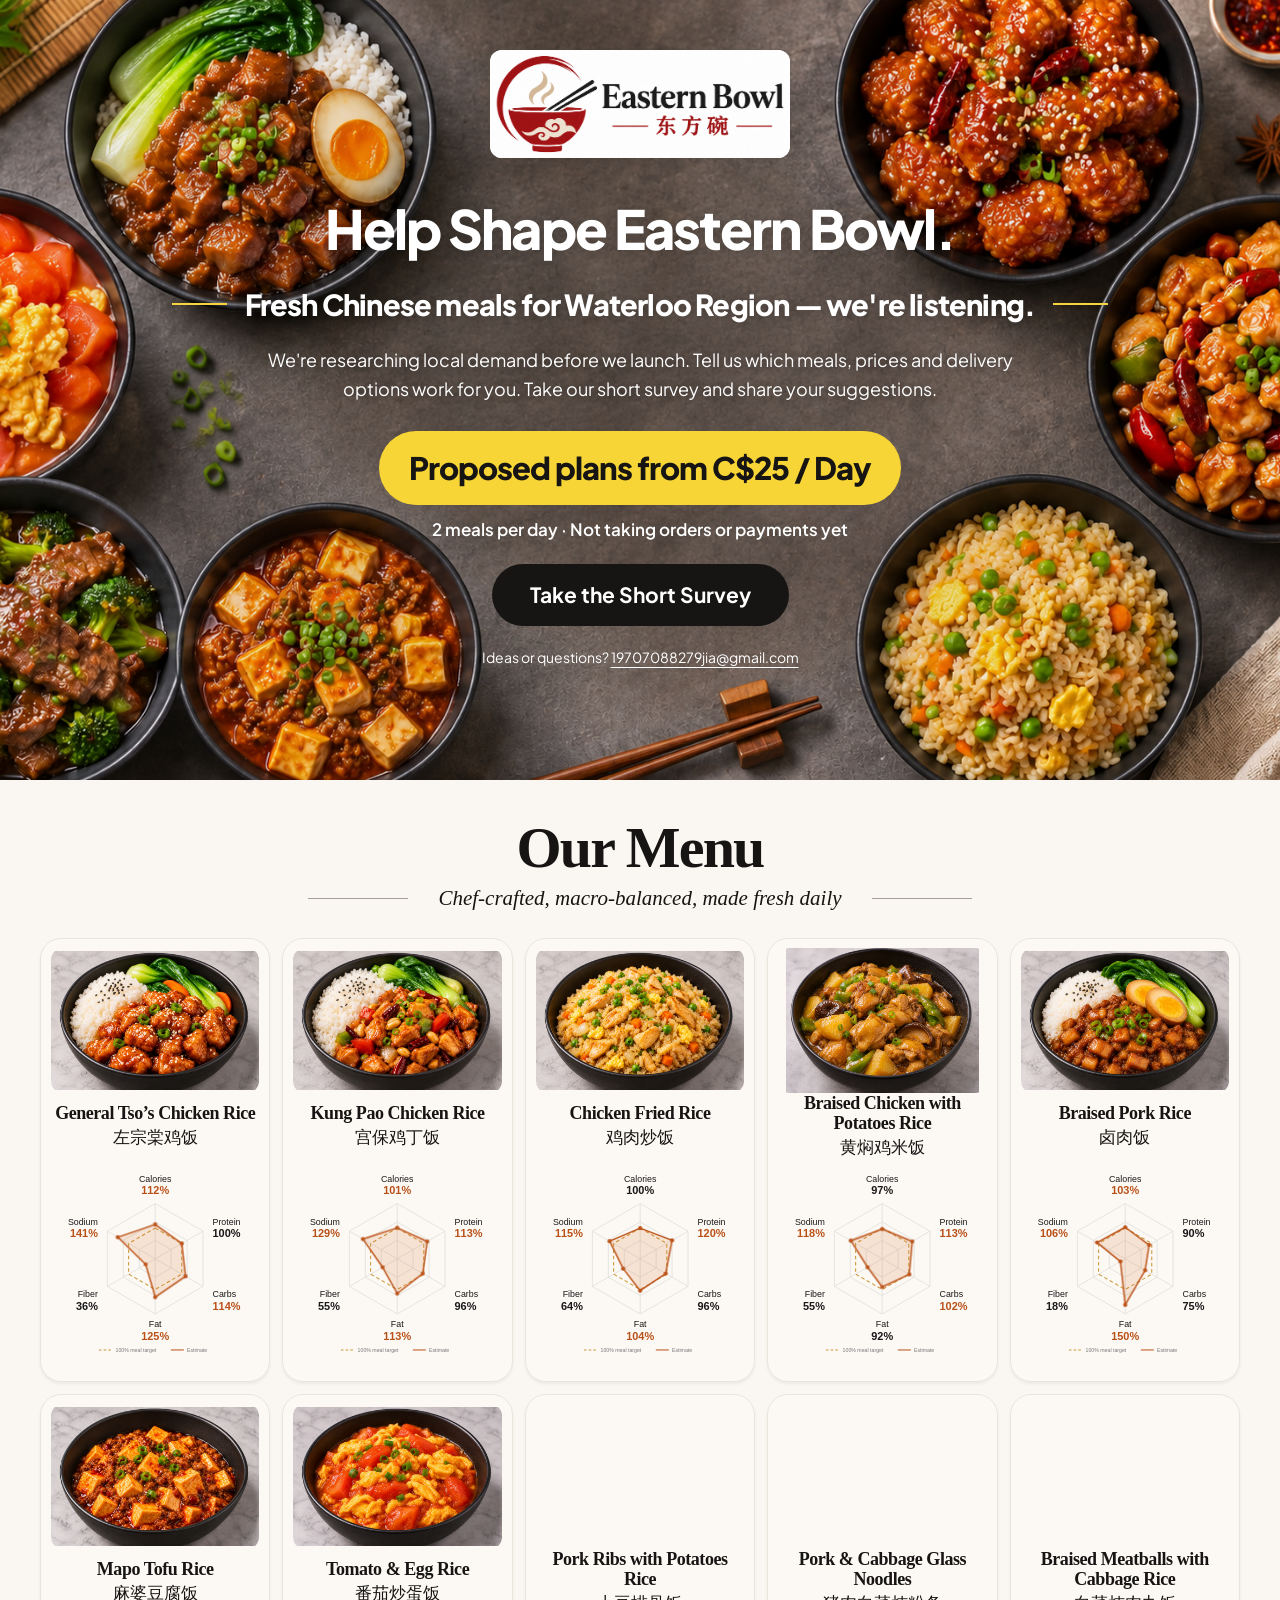
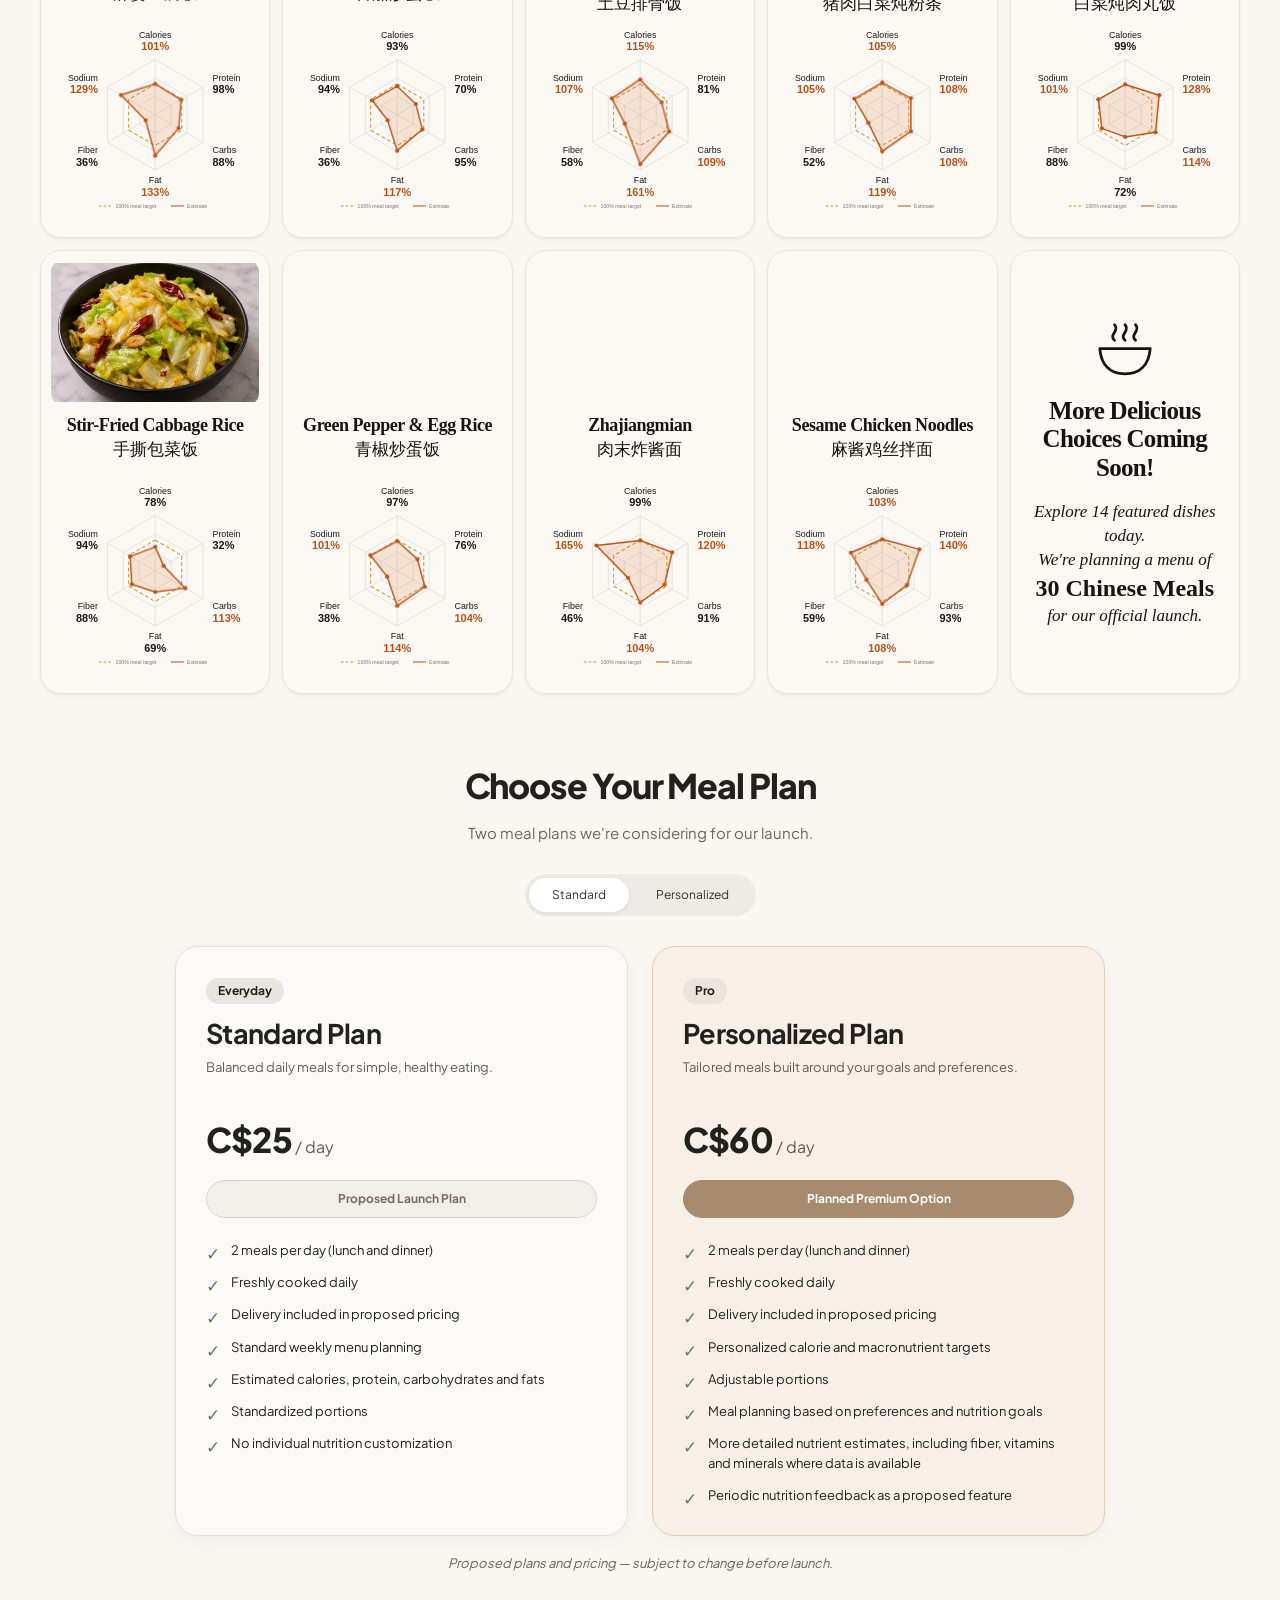
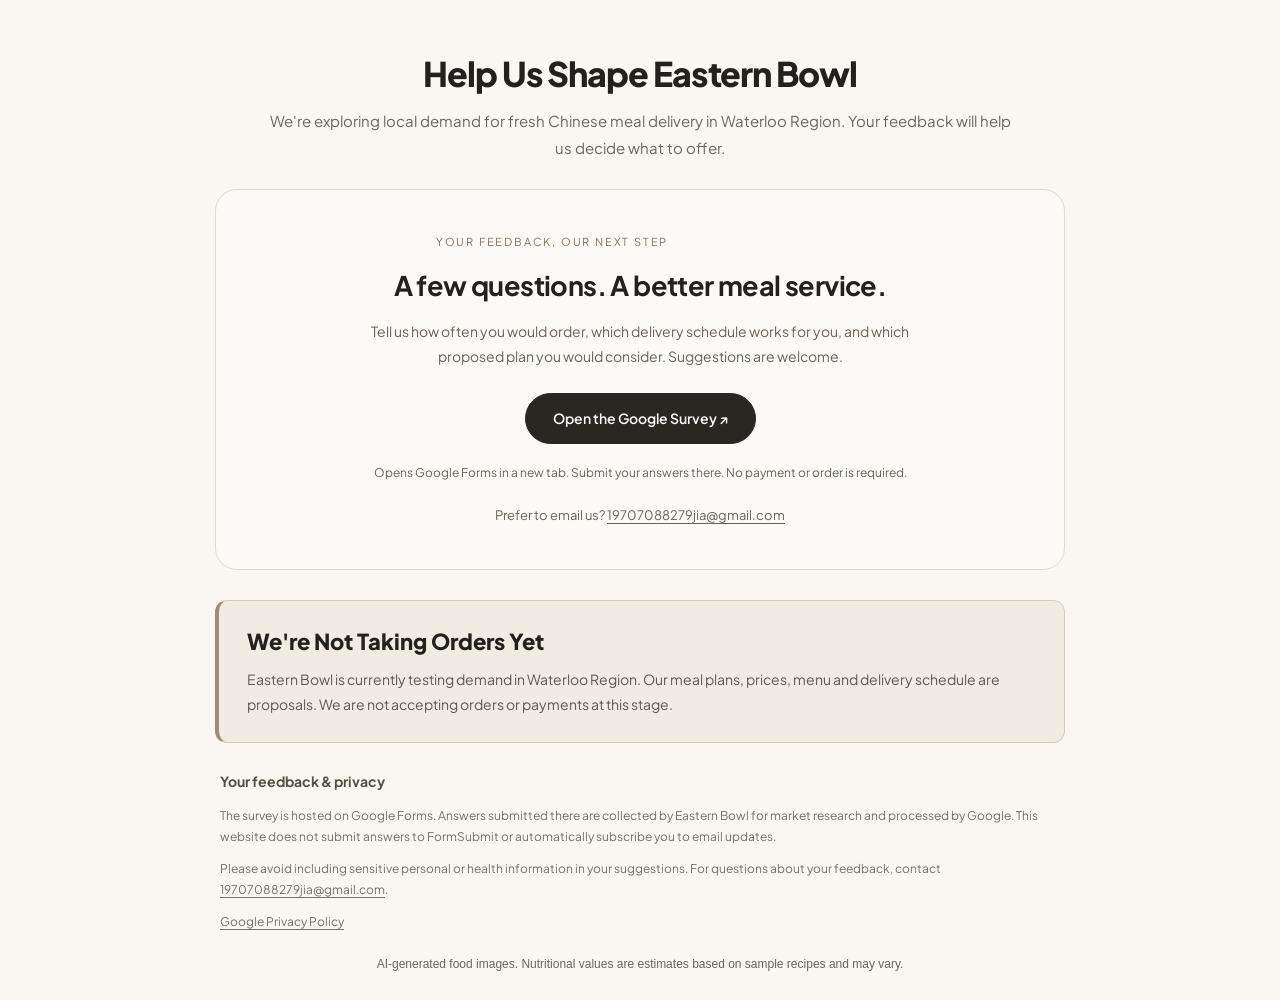
<file: index.html>
<!doctype html>
<html lang="en"><head><meta charset="UTF-8"><meta name="viewport" content="width=device-width,initial-scale=1"><meta name="theme-color" content="#faf7f2"><meta name="description" content="Explore 14 Eastern Bowl Chinese dishes with original six-dimensional nutrition charts."><title>Our Menu | Eastern Bowl 东方碗</title><link rel="stylesheet" href="styles.css"><link rel="stylesheet" href="menu-page.css"><link rel="stylesheet" href="hero-menu.css"><script src="site-config.js" defer></script><script src="hero-menu.js?v=google-survey-1" defer></script><script src="menu-page.js" defer></script><link rel="stylesheet" href="launch-survey.css?v=google-survey-1"></head>
<body><section class="hero" id="home"><img id="hero-photo" class="hero-photo" src="assets/reference/eastern-bowl-hero.png" alt="Chinese dishes arranged around a stone tabletop" fetchpriority="high"><div class="hero-shade"></div><div class="hero-content"><div class="hero-logo"><img data-logo src="assets/reference/eastern-bowl-logo-original.png" alt="Eastern Bowl · 东方碗"></div><h1 data-hero-copy="title">Help Shape Eastern Bowl.</h1><p class="hero-subtitle" data-hero-copy="subtitle">Fresh Chinese meals for Waterloo Region — we're listening.</p><p class="hero-description" data-hero-copy="description">We're researching local demand before we launch. Tell us which meals, prices and delivery options work for you. Take our short survey and share your suggestions.</p><div class="hero-offer"><p class="hero-price" data-hero-copy="price">Proposed plans from C$25 / Day</p><p class="hero-delivery" data-hero-copy="delivery">2 meals per day · Not taking orders or payments yet</p></div><a class="button hero-button" id="join-waitlist" data-hero-copy="cta" href="https://docs.google.com/forms/d/e/1FAIpQLSf-hZORTwn1zD93jgFlsPuL0SmMyKl4eqZXEYbh0mqdc_8-6g/viewform" target="_blank" rel="noopener" aria-describedby="survey-new-tab">Take the Short Survey</a><span id="survey-new-tab" class="visually-hidden">Opens Google Forms in a new tab</span><p class="hero-contact">Ideas or questions? <a href="mailto:19707088279jia@gmail.com">19707088279jia@gmail.com</a></p></div></section><main class="menu-page" id="menu"><header class="menu-heading"><h1>Our Menu</h1><p><span>Chef-crafted, macro-balanced, made fresh daily</span></p></header><section class="dish-grid" aria-label="Eastern Bowl featured dishes">
<article class="dish-card" aria-labelledby="dish-01" data-dish="01">
 <div class="food-frame"><img class="food-image" src="assets/menu/01/food.png" width="1536" height="1024" alt="左宗棠鸡饭 / General Tso’s Chicken Rice" decoding="async"></div>
 <header class="dish-title"><h2 id="dish-01">General Tso’s Chicken Rice</h2><p lang="zh-CN">左宗棠鸡饭</p></header>
 <a class="radar-frame" href="assets/menu/01/radar.png" target="_blank" rel="noopener" aria-label="View full-size nutrition chart for General Tso’s Chicken Rice"><svg class="nutrition-radar" viewBox="0 0 400 350" role="img" aria-labelledby="radar-title-01" data-values="112,100,114,125,36,141"><title id="radar-title-01">General Tso’s Chicken Rice: Calories 112%, Protein 100%, Carbs 114%, Fat 125%, Fiber 36%, Sodium 141%. Percent of single-meal target; outer grid 180%. Sodium target is an upper limit. Open original PNG for source details.</title><g class="radar-grid" fill="none" stroke="#dededc" stroke-width="1.5"><polygon points="200.000,129.667 230.600,147.333 230.600,182.667 200.000,200.333 169.400,182.667 169.400,147.333"/><polygon points="200.000,94.333 261.199,129.667 261.199,200.333 200.000,235.667 138.801,200.333 138.801,129.667"/><polygon points="200.000,59.000 291.799,112.000 291.799,218.000 200.000,271.000 108.201,218.000 108.201,112.000"/><path d="M 200 165 L 200.000 59.000"/><path d="M 200 165 L 291.799 112.000"/><path d="M 200 165 L 291.799 218.000"/><path d="M 200 165 L 200.000 271.000"/><path d="M 200 165 L 108.201 218.000"/><path d="M 200 165 L 108.201 112.000"/></g><polygon class="radar-target" points="200.000,106.111 250.999,135.556 250.999,194.444 200.000,223.889 149.001,194.444 149.001,135.556" fill="none" stroke="#cb9635" stroke-width="2" stroke-dasharray="7 5"/><g class="radar-data"><polygon points="200.000,99.044 250.999,135.556 258.139,198.567 200.000,238.611 181.640,175.600 128.091,123.483" fill="#d77b39" fill-opacity=".18" stroke="#bd551c" stroke-width="2.8" stroke-linejoin="round"/><circle cx="200.000" cy="99.044" r="4" fill="#bd551c"/><circle cx="250.999" cy="135.556" r="4" fill="#bd551c"/><circle cx="258.139" cy="198.567" r="4" fill="#bd551c"/><circle cx="200.000" cy="238.611" r="4" fill="#bd551c"/><circle cx="181.640" cy="175.600" r="4" fill="#bd551c"/><circle cx="128.091" cy="123.483" r="4" fill="#bd551c"/></g><g class="radar-labels" fill="#191919" font-family="Arial,sans-serif"><text x="200" y="17" text-anchor="middle" font-size="17">Calories</text><text x="200" y="41" text-anchor="middle" font-size="21" font-weight="700" fill="#b95018">112%</text><text x="310" y="100" text-anchor="start" font-size="17">Protein</text><text x="310" y="124" text-anchor="start" font-size="21" font-weight="700" fill="#191919">100%</text><text x="310" y="239" text-anchor="start" font-size="17">Carbs</text><text x="310" y="263" text-anchor="start" font-size="21" font-weight="700" fill="#b95018">114%</text><text x="200" y="296" text-anchor="middle" font-size="17">Fat</text><text x="200" y="320" text-anchor="middle" font-size="21" font-weight="700" fill="#b95018">125%</text><text x="90" y="239" text-anchor="end" font-size="17">Fiber</text><text x="90" y="263" text-anchor="end" font-size="21" font-weight="700" fill="#191919">36%</text><text x="90" y="100" text-anchor="end" font-size="17">Sodium</text><text x="90" y="124" text-anchor="end" font-size="21" font-weight="700" fill="#b95018">141%</text></g><g class="radar-legend" font-family="Arial,sans-serif" font-size="10" fill="#777"><path d="M 92 340 H 118" stroke="#cb9635" stroke-width="2" stroke-dasharray="5 4"/><text x="124" y="343">100% meal target</text><path d="M 230 340 H 255" stroke="#bd551c" stroke-width="2"/><text x="261" y="343">Estimate</text></g></svg></a>
</article>
<article class="dish-card" aria-labelledby="dish-02" data-dish="02">
 <div class="food-frame"><img class="food-image" src="assets/menu/02/food.png" width="1536" height="1024" alt="宫保鸡丁饭 / Kung Pao Chicken Rice" decoding="async"></div>
 <header class="dish-title"><h2 id="dish-02">Kung Pao Chicken Rice</h2><p lang="zh-CN">宫保鸡丁饭</p></header>
 <a class="radar-frame" href="assets/menu/02/radar.png" target="_blank" rel="noopener" aria-label="View full-size nutrition chart for Kung Pao Chicken Rice"><svg class="nutrition-radar" viewBox="0 0 400 350" role="img" aria-labelledby="radar-title-02" data-values="101,113,96,113,55,129"><title id="radar-title-02">Kung Pao Chicken Rice: Calories 101%, Protein 113%, Carbs 96%, Fat 113%, Fiber 55%, Sodium 129%. Percent of single-meal target; outer grid 180%. Sodium target is an upper limit. Open original PNG for source details.</title><g class="radar-grid" fill="none" stroke="#dededc" stroke-width="1.5"><polygon points="200.000,129.667 230.600,147.333 230.600,182.667 200.000,200.333 169.400,182.667 169.400,147.333"/><polygon points="200.000,94.333 261.199,129.667 261.199,200.333 200.000,235.667 138.801,200.333 138.801,129.667"/><polygon points="200.000,59.000 291.799,112.000 291.799,218.000 200.000,271.000 108.201,218.000 108.201,112.000"/><path d="M 200 165 L 200.000 59.000"/><path d="M 200 165 L 291.799 112.000"/><path d="M 200 165 L 291.799 218.000"/><path d="M 200 165 L 200.000 271.000"/><path d="M 200 165 L 108.201 218.000"/><path d="M 200 165 L 108.201 112.000"/></g><polygon class="radar-target" points="200.000,106.111 250.999,135.556 250.999,194.444 200.000,223.889 149.001,194.444 149.001,135.556" fill="none" stroke="#cb9635" stroke-width="2" stroke-dasharray="7 5"/><g class="radar-data"><polygon points="200.000,105.522 257.629,131.728 248.959,193.267 200.000,231.544 171.950,181.194 134.211,127.017" fill="#d77b39" fill-opacity=".18" stroke="#bd551c" stroke-width="2.8" stroke-linejoin="round"/><circle cx="200.000" cy="105.522" r="4" fill="#bd551c"/><circle cx="257.629" cy="131.728" r="4" fill="#bd551c"/><circle cx="248.959" cy="193.267" r="4" fill="#bd551c"/><circle cx="200.000" cy="231.544" r="4" fill="#bd551c"/><circle cx="171.950" cy="181.194" r="4" fill="#bd551c"/><circle cx="134.211" cy="127.017" r="4" fill="#bd551c"/></g><g class="radar-labels" fill="#191919" font-family="Arial,sans-serif"><text x="200" y="17" text-anchor="middle" font-size="17">Calories</text><text x="200" y="41" text-anchor="middle" font-size="21" font-weight="700" fill="#b95018">101%</text><text x="310" y="100" text-anchor="start" font-size="17">Protein</text><text x="310" y="124" text-anchor="start" font-size="21" font-weight="700" fill="#b95018">113%</text><text x="310" y="239" text-anchor="start" font-size="17">Carbs</text><text x="310" y="263" text-anchor="start" font-size="21" font-weight="700" fill="#191919">96%</text><text x="200" y="296" text-anchor="middle" font-size="17">Fat</text><text x="200" y="320" text-anchor="middle" font-size="21" font-weight="700" fill="#b95018">113%</text><text x="90" y="239" text-anchor="end" font-size="17">Fiber</text><text x="90" y="263" text-anchor="end" font-size="21" font-weight="700" fill="#191919">55%</text><text x="90" y="100" text-anchor="end" font-size="17">Sodium</text><text x="90" y="124" text-anchor="end" font-size="21" font-weight="700" fill="#b95018">129%</text></g><g class="radar-legend" font-family="Arial,sans-serif" font-size="10" fill="#777"><path d="M 92 340 H 118" stroke="#cb9635" stroke-width="2" stroke-dasharray="5 4"/><text x="124" y="343">100% meal target</text><path d="M 230 340 H 255" stroke="#bd551c" stroke-width="2"/><text x="261" y="343">Estimate</text></g></svg></a>
</article>
<article class="dish-card" aria-labelledby="dish-03" data-dish="03">
 <div class="food-frame"><img class="food-image" src="assets/menu/03/food.png" width="1536" height="1024" alt="鸡肉炒饭 / Chicken Fried Rice" decoding="async"></div>
 <header class="dish-title"><h2 id="dish-03">Chicken Fried Rice</h2><p lang="zh-CN">鸡肉炒饭</p></header>
 <a class="radar-frame" href="assets/menu/03/radar.png" target="_blank" rel="noopener" aria-label="View full-size nutrition chart for Chicken Fried Rice"><svg class="nutrition-radar" viewBox="0 0 400 350" role="img" aria-labelledby="radar-title-03" data-values="100,120,96,104,64,115"><title id="radar-title-03">Chicken Fried Rice: Calories 100%, Protein 120%, Carbs 96%, Fat 104%, Fiber 64%, Sodium 115%. Percent of single-meal target; outer grid 180%. Sodium target is an upper limit. Open original PNG for source details.</title><g class="radar-grid" fill="none" stroke="#dededc" stroke-width="1.5"><polygon points="200.000,129.667 230.600,147.333 230.600,182.667 200.000,200.333 169.400,182.667 169.400,147.333"/><polygon points="200.000,94.333 261.199,129.667 261.199,200.333 200.000,235.667 138.801,200.333 138.801,129.667"/><polygon points="200.000,59.000 291.799,112.000 291.799,218.000 200.000,271.000 108.201,218.000 108.201,112.000"/><path d="M 200 165 L 200.000 59.000"/><path d="M 200 165 L 291.799 112.000"/><path d="M 200 165 L 291.799 218.000"/><path d="M 200 165 L 200.000 271.000"/><path d="M 200 165 L 108.201 218.000"/><path d="M 200 165 L 108.201 112.000"/></g><polygon class="radar-target" points="200.000,106.111 250.999,135.556 250.999,194.444 200.000,223.889 149.001,194.444 149.001,135.556" fill="none" stroke="#cb9635" stroke-width="2" stroke-dasharray="7 5"/><g class="radar-data"><polygon points="200.000,106.111 261.199,129.667 248.959,193.267 200.000,226.244 167.360,183.844 141.351,131.139" fill="#d77b39" fill-opacity=".18" stroke="#bd551c" stroke-width="2.8" stroke-linejoin="round"/><circle cx="200.000" cy="106.111" r="4" fill="#bd551c"/><circle cx="261.199" cy="129.667" r="4" fill="#bd551c"/><circle cx="248.959" cy="193.267" r="4" fill="#bd551c"/><circle cx="200.000" cy="226.244" r="4" fill="#bd551c"/><circle cx="167.360" cy="183.844" r="4" fill="#bd551c"/><circle cx="141.351" cy="131.139" r="4" fill="#bd551c"/></g><g class="radar-labels" fill="#191919" font-family="Arial,sans-serif"><text x="200" y="17" text-anchor="middle" font-size="17">Calories</text><text x="200" y="41" text-anchor="middle" font-size="21" font-weight="700" fill="#191919">100%</text><text x="310" y="100" text-anchor="start" font-size="17">Protein</text><text x="310" y="124" text-anchor="start" font-size="21" font-weight="700" fill="#b95018">120%</text><text x="310" y="239" text-anchor="start" font-size="17">Carbs</text><text x="310" y="263" text-anchor="start" font-size="21" font-weight="700" fill="#191919">96%</text><text x="200" y="296" text-anchor="middle" font-size="17">Fat</text><text x="200" y="320" text-anchor="middle" font-size="21" font-weight="700" fill="#b95018">104%</text><text x="90" y="239" text-anchor="end" font-size="17">Fiber</text><text x="90" y="263" text-anchor="end" font-size="21" font-weight="700" fill="#191919">64%</text><text x="90" y="100" text-anchor="end" font-size="17">Sodium</text><text x="90" y="124" text-anchor="end" font-size="21" font-weight="700" fill="#b95018">115%</text></g><g class="radar-legend" font-family="Arial,sans-serif" font-size="10" fill="#777"><path d="M 92 340 H 118" stroke="#cb9635" stroke-width="2" stroke-dasharray="5 4"/><text x="124" y="343">100% meal target</text><path d="M 230 340 H 255" stroke="#bd551c" stroke-width="2"/><text x="261" y="343">Estimate</text></g></svg></a>
</article>
<article class="dish-card" aria-labelledby="dish-04" data-dish="04">
 <div class="food-frame"><img class="food-image" src="assets/menu/04/food.png" width="1448" height="1086" alt="黄焖鸡米饭 / Braised Chicken with Potatoes Rice" decoding="async"></div>
 <header class="dish-title"><h2 id="dish-04">Braised Chicken with Potatoes Rice</h2><p lang="zh-CN">黄焖鸡米饭</p></header>
 <a class="radar-frame" href="assets/menu/04/radar.png" target="_blank" rel="noopener" aria-label="View full-size nutrition chart for Braised Chicken with Potatoes Rice"><svg class="nutrition-radar" viewBox="0 0 400 350" role="img" aria-labelledby="radar-title-04" data-values="97,113,102,92,55,118"><title id="radar-title-04">Braised Chicken with Potatoes Rice: Calories 97%, Protein 113%, Carbs 102%, Fat 92%, Fiber 55%, Sodium 118%. Percent of single-meal target; outer grid 180%. Sodium target is an upper limit. Open original PNG for source details.</title><g class="radar-grid" fill="none" stroke="#dededc" stroke-width="1.5"><polygon points="200.000,129.667 230.600,147.333 230.600,182.667 200.000,200.333 169.400,182.667 169.400,147.333"/><polygon points="200.000,94.333 261.199,129.667 261.199,200.333 200.000,235.667 138.801,200.333 138.801,129.667"/><polygon points="200.000,59.000 291.799,112.000 291.799,218.000 200.000,271.000 108.201,218.000 108.201,112.000"/><path d="M 200 165 L 200.000 59.000"/><path d="M 200 165 L 291.799 112.000"/><path d="M 200 165 L 291.799 218.000"/><path d="M 200 165 L 200.000 271.000"/><path d="M 200 165 L 108.201 218.000"/><path d="M 200 165 L 108.201 112.000"/></g><polygon class="radar-target" points="200.000,106.111 250.999,135.556 250.999,194.444 200.000,223.889 149.001,194.444 149.001,135.556" fill="none" stroke="#cb9635" stroke-width="2" stroke-dasharray="7 5"/><g class="radar-data"><polygon points="200.000,107.878 257.629,131.728 252.019,195.033 200.000,219.178 171.950,181.194 139.821,130.256" fill="#d77b39" fill-opacity=".18" stroke="#bd551c" stroke-width="2.8" stroke-linejoin="round"/><circle cx="200.000" cy="107.878" r="4" fill="#bd551c"/><circle cx="257.629" cy="131.728" r="4" fill="#bd551c"/><circle cx="252.019" cy="195.033" r="4" fill="#bd551c"/><circle cx="200.000" cy="219.178" r="4" fill="#bd551c"/><circle cx="171.950" cy="181.194" r="4" fill="#bd551c"/><circle cx="139.821" cy="130.256" r="4" fill="#bd551c"/></g><g class="radar-labels" fill="#191919" font-family="Arial,sans-serif"><text x="200" y="17" text-anchor="middle" font-size="17">Calories</text><text x="200" y="41" text-anchor="middle" font-size="21" font-weight="700" fill="#191919">97%</text><text x="310" y="100" text-anchor="start" font-size="17">Protein</text><text x="310" y="124" text-anchor="start" font-size="21" font-weight="700" fill="#b95018">113%</text><text x="310" y="239" text-anchor="start" font-size="17">Carbs</text><text x="310" y="263" text-anchor="start" font-size="21" font-weight="700" fill="#b95018">102%</text><text x="200" y="296" text-anchor="middle" font-size="17">Fat</text><text x="200" y="320" text-anchor="middle" font-size="21" font-weight="700" fill="#191919">92%</text><text x="90" y="239" text-anchor="end" font-size="17">Fiber</text><text x="90" y="263" text-anchor="end" font-size="21" font-weight="700" fill="#191919">55%</text><text x="90" y="100" text-anchor="end" font-size="17">Sodium</text><text x="90" y="124" text-anchor="end" font-size="21" font-weight="700" fill="#b95018">118%</text></g><g class="radar-legend" font-family="Arial,sans-serif" font-size="10" fill="#777"><path d="M 92 340 H 118" stroke="#cb9635" stroke-width="2" stroke-dasharray="5 4"/><text x="124" y="343">100% meal target</text><path d="M 230 340 H 255" stroke="#bd551c" stroke-width="2"/><text x="261" y="343">Estimate</text></g></svg></a>
</article>
<article class="dish-card" aria-labelledby="dish-05" data-dish="05">
 <div class="food-frame"><img class="food-image" src="assets/menu/05/food.png" width="1536" height="1024" alt="卤肉饭 / Braised Pork Rice" decoding="async"></div>
 <header class="dish-title"><h2 id="dish-05">Braised Pork Rice</h2><p lang="zh-CN">卤肉饭</p></header>
 <a class="radar-frame" href="assets/menu/05/radar.png" target="_blank" rel="noopener" aria-label="View full-size nutrition chart for Braised Pork Rice"><svg class="nutrition-radar" viewBox="0 0 400 350" role="img" aria-labelledby="radar-title-05" data-values="103,90,75,150,18,106"><title id="radar-title-05">Braised Pork Rice: Calories 103%, Protein 90%, Carbs 75%, Fat 150%, Fiber 18%, Sodium 106%. Percent of single-meal target; outer grid 180%. Sodium target is an upper limit. Open original PNG for source details.</title><g class="radar-grid" fill="none" stroke="#dededc" stroke-width="1.5"><polygon points="200.000,129.667 230.600,147.333 230.600,182.667 200.000,200.333 169.400,182.667 169.400,147.333"/><polygon points="200.000,94.333 261.199,129.667 261.199,200.333 200.000,235.667 138.801,200.333 138.801,129.667"/><polygon points="200.000,59.000 291.799,112.000 291.799,218.000 200.000,271.000 108.201,218.000 108.201,112.000"/><path d="M 200 165 L 200.000 59.000"/><path d="M 200 165 L 291.799 112.000"/><path d="M 200 165 L 291.799 218.000"/><path d="M 200 165 L 200.000 271.000"/><path d="M 200 165 L 108.201 218.000"/><path d="M 200 165 L 108.201 112.000"/></g><polygon class="radar-target" points="200.000,106.111 250.999,135.556 250.999,194.444 200.000,223.889 149.001,194.444 149.001,135.556" fill="none" stroke="#cb9635" stroke-width="2" stroke-dasharray="7 5"/><g class="radar-data"><polygon points="200.000,104.344 245.899,138.500 238.249,187.083 200.000,253.333 190.820,170.300 145.941,133.789" fill="#d77b39" fill-opacity=".18" stroke="#bd551c" stroke-width="2.8" stroke-linejoin="round"/><circle cx="200.000" cy="104.344" r="4" fill="#bd551c"/><circle cx="245.899" cy="138.500" r="4" fill="#bd551c"/><circle cx="238.249" cy="187.083" r="4" fill="#bd551c"/><circle cx="200.000" cy="253.333" r="4" fill="#bd551c"/><circle cx="190.820" cy="170.300" r="4" fill="#bd551c"/><circle cx="145.941" cy="133.789" r="4" fill="#bd551c"/></g><g class="radar-labels" fill="#191919" font-family="Arial,sans-serif"><text x="200" y="17" text-anchor="middle" font-size="17">Calories</text><text x="200" y="41" text-anchor="middle" font-size="21" font-weight="700" fill="#b95018">103%</text><text x="310" y="100" text-anchor="start" font-size="17">Protein</text><text x="310" y="124" text-anchor="start" font-size="21" font-weight="700" fill="#191919">90%</text><text x="310" y="239" text-anchor="start" font-size="17">Carbs</text><text x="310" y="263" text-anchor="start" font-size="21" font-weight="700" fill="#191919">75%</text><text x="200" y="296" text-anchor="middle" font-size="17">Fat</text><text x="200" y="320" text-anchor="middle" font-size="21" font-weight="700" fill="#b95018">150%</text><text x="90" y="239" text-anchor="end" font-size="17">Fiber</text><text x="90" y="263" text-anchor="end" font-size="21" font-weight="700" fill="#191919">18%</text><text x="90" y="100" text-anchor="end" font-size="17">Sodium</text><text x="90" y="124" text-anchor="end" font-size="21" font-weight="700" fill="#b95018">106%</text></g><g class="radar-legend" font-family="Arial,sans-serif" font-size="10" fill="#777"><path d="M 92 340 H 118" stroke="#cb9635" stroke-width="2" stroke-dasharray="5 4"/><text x="124" y="343">100% meal target</text><path d="M 230 340 H 255" stroke="#bd551c" stroke-width="2"/><text x="261" y="343">Estimate</text></g></svg></a>
</article>
<article class="dish-card" aria-labelledby="dish-06" data-dish="06">
 <div class="food-frame"><img class="food-image" src="assets/menu/06/food.png" width="1535" height="1024" alt="麻婆豆腐饭 / Mapo Tofu Rice" decoding="async"></div>
 <header class="dish-title"><h2 id="dish-06">Mapo Tofu Rice</h2><p lang="zh-CN">麻婆豆腐饭</p></header>
 <a class="radar-frame" href="assets/menu/06/radar.png" target="_blank" rel="noopener" aria-label="View full-size nutrition chart for Mapo Tofu Rice"><svg class="nutrition-radar" viewBox="0 0 400 350" role="img" aria-labelledby="radar-title-06" data-values="101,98,88,133,36,129"><title id="radar-title-06">Mapo Tofu Rice: Calories 101%, Protein 98%, Carbs 88%, Fat 133%, Fiber 36%, Sodium 129%. Percent of single-meal target; outer grid 180%. Sodium target is an upper limit. Open original PNG for source details.</title><g class="radar-grid" fill="none" stroke="#dededc" stroke-width="1.5"><polygon points="200.000,129.667 230.600,147.333 230.600,182.667 200.000,200.333 169.400,182.667 169.400,147.333"/><polygon points="200.000,94.333 261.199,129.667 261.199,200.333 200.000,235.667 138.801,200.333 138.801,129.667"/><polygon points="200.000,59.000 291.799,112.000 291.799,218.000 200.000,271.000 108.201,218.000 108.201,112.000"/><path d="M 200 165 L 200.000 59.000"/><path d="M 200 165 L 291.799 112.000"/><path d="M 200 165 L 291.799 218.000"/><path d="M 200 165 L 200.000 271.000"/><path d="M 200 165 L 108.201 218.000"/><path d="M 200 165 L 108.201 112.000"/></g><polygon class="radar-target" points="200.000,106.111 250.999,135.556 250.999,194.444 200.000,223.889 149.001,194.444 149.001,135.556" fill="none" stroke="#cb9635" stroke-width="2" stroke-dasharray="7 5"/><g class="radar-data"><polygon points="200.000,105.522 249.979,136.144 244.879,190.911 200.000,243.322 181.640,175.600 134.211,127.017" fill="#d77b39" fill-opacity=".18" stroke="#bd551c" stroke-width="2.8" stroke-linejoin="round"/><circle cx="200.000" cy="105.522" r="4" fill="#bd551c"/><circle cx="249.979" cy="136.144" r="4" fill="#bd551c"/><circle cx="244.879" cy="190.911" r="4" fill="#bd551c"/><circle cx="200.000" cy="243.322" r="4" fill="#bd551c"/><circle cx="181.640" cy="175.600" r="4" fill="#bd551c"/><circle cx="134.211" cy="127.017" r="4" fill="#bd551c"/></g><g class="radar-labels" fill="#191919" font-family="Arial,sans-serif"><text x="200" y="17" text-anchor="middle" font-size="17">Calories</text><text x="200" y="41" text-anchor="middle" font-size="21" font-weight="700" fill="#b95018">101%</text><text x="310" y="100" text-anchor="start" font-size="17">Protein</text><text x="310" y="124" text-anchor="start" font-size="21" font-weight="700" fill="#191919">98%</text><text x="310" y="239" text-anchor="start" font-size="17">Carbs</text><text x="310" y="263" text-anchor="start" font-size="21" font-weight="700" fill="#191919">88%</text><text x="200" y="296" text-anchor="middle" font-size="17">Fat</text><text x="200" y="320" text-anchor="middle" font-size="21" font-weight="700" fill="#b95018">133%</text><text x="90" y="239" text-anchor="end" font-size="17">Fiber</text><text x="90" y="263" text-anchor="end" font-size="21" font-weight="700" fill="#191919">36%</text><text x="90" y="100" text-anchor="end" font-size="17">Sodium</text><text x="90" y="124" text-anchor="end" font-size="21" font-weight="700" fill="#b95018">129%</text></g><g class="radar-legend" font-family="Arial,sans-serif" font-size="10" fill="#777"><path d="M 92 340 H 118" stroke="#cb9635" stroke-width="2" stroke-dasharray="5 4"/><text x="124" y="343">100% meal target</text><path d="M 230 340 H 255" stroke="#bd551c" stroke-width="2"/><text x="261" y="343">Estimate</text></g></svg></a>
</article>
<article class="dish-card" aria-labelledby="dish-07" data-dish="07">
 <div class="food-frame"><img class="food-image" src="assets/menu/07/food.png" width="1536" height="1024" alt="番茄炒蛋饭 / Tomato &amp; Egg Rice" decoding="async"></div>
 <header class="dish-title"><h2 id="dish-07">Tomato &amp; Egg Rice</h2><p lang="zh-CN">番茄炒蛋饭</p></header>
 <a class="radar-frame" href="assets/menu/07/radar.png" target="_blank" rel="noopener" aria-label="View full-size nutrition chart for Tomato &amp; Egg Rice"><svg class="nutrition-radar" viewBox="0 0 400 350" role="img" aria-labelledby="radar-title-07" data-values="93,70,95,117,36,94"><title id="radar-title-07">Tomato &amp; Egg Rice: Calories 93%, Protein 70%, Carbs 95%, Fat 117%, Fiber 36%, Sodium 94%. Percent of single-meal target; outer grid 180%. Sodium target is an upper limit. Open original PNG for source details.</title><g class="radar-grid" fill="none" stroke="#dededc" stroke-width="1.5"><polygon points="200.000,129.667 230.600,147.333 230.600,182.667 200.000,200.333 169.400,182.667 169.400,147.333"/><polygon points="200.000,94.333 261.199,129.667 261.199,200.333 200.000,235.667 138.801,200.333 138.801,129.667"/><polygon points="200.000,59.000 291.799,112.000 291.799,218.000 200.000,271.000 108.201,218.000 108.201,112.000"/><path d="M 200 165 L 200.000 59.000"/><path d="M 200 165 L 291.799 112.000"/><path d="M 200 165 L 291.799 218.000"/><path d="M 200 165 L 200.000 271.000"/><path d="M 200 165 L 108.201 218.000"/><path d="M 200 165 L 108.201 112.000"/></g><polygon class="radar-target" points="200.000,106.111 250.999,135.556 250.999,194.444 200.000,223.889 149.001,194.444 149.001,135.556" fill="none" stroke="#cb9635" stroke-width="2" stroke-dasharray="7 5"/><g class="radar-data"><polygon points="200.000,110.233 235.699,144.389 248.449,192.972 200.000,233.900 181.640,175.600 152.061,137.322" fill="#d77b39" fill-opacity=".18" stroke="#bd551c" stroke-width="2.8" stroke-linejoin="round"/><circle cx="200.000" cy="110.233" r="4" fill="#bd551c"/><circle cx="235.699" cy="144.389" r="4" fill="#bd551c"/><circle cx="248.449" cy="192.972" r="4" fill="#bd551c"/><circle cx="200.000" cy="233.900" r="4" fill="#bd551c"/><circle cx="181.640" cy="175.600" r="4" fill="#bd551c"/><circle cx="152.061" cy="137.322" r="4" fill="#bd551c"/></g><g class="radar-labels" fill="#191919" font-family="Arial,sans-serif"><text x="200" y="17" text-anchor="middle" font-size="17">Calories</text><text x="200" y="41" text-anchor="middle" font-size="21" font-weight="700" fill="#191919">93%</text><text x="310" y="100" text-anchor="start" font-size="17">Protein</text><text x="310" y="124" text-anchor="start" font-size="21" font-weight="700" fill="#191919">70%</text><text x="310" y="239" text-anchor="start" font-size="17">Carbs</text><text x="310" y="263" text-anchor="start" font-size="21" font-weight="700" fill="#191919">95%</text><text x="200" y="296" text-anchor="middle" font-size="17">Fat</text><text x="200" y="320" text-anchor="middle" font-size="21" font-weight="700" fill="#b95018">117%</text><text x="90" y="239" text-anchor="end" font-size="17">Fiber</text><text x="90" y="263" text-anchor="end" font-size="21" font-weight="700" fill="#191919">36%</text><text x="90" y="100" text-anchor="end" font-size="17">Sodium</text><text x="90" y="124" text-anchor="end" font-size="21" font-weight="700" fill="#191919">94%</text></g><g class="radar-legend" font-family="Arial,sans-serif" font-size="10" fill="#777"><path d="M 92 340 H 118" stroke="#cb9635" stroke-width="2" stroke-dasharray="5 4"/><text x="124" y="343">100% meal target</text><path d="M 230 340 H 255" stroke="#bd551c" stroke-width="2"/><text x="261" y="343">Estimate</text></g></svg></a>
</article>
<article class="dish-card" aria-labelledby="dish-08" data-dish="08">
 <div class="food-frame"><img class="food-image" src="assets/menu/08/food.png" width="1254" height="1254" alt="土豆排骨饭 / Pork Ribs with Potatoes Rice" decoding="async"></div>
 <header class="dish-title"><h2 id="dish-08">Pork Ribs with Potatoes Rice</h2><p lang="zh-CN">土豆排骨饭</p></header>
 <a class="radar-frame" href="assets/menu/08/radar.png" target="_blank" rel="noopener" aria-label="View full-size nutrition chart for Pork Ribs with Potatoes Rice"><svg class="nutrition-radar" viewBox="0 0 400 350" role="img" aria-labelledby="radar-title-08" data-values="115,81,109,161,58,107"><title id="radar-title-08">Pork Ribs with Potatoes Rice: Calories 115%, Protein 81%, Carbs 109%, Fat 161%, Fiber 58%, Sodium 107%. Percent of single-meal target; outer grid 180%. Sodium target is an upper limit. Open original PNG for source details.</title><g class="radar-grid" fill="none" stroke="#dededc" stroke-width="1.5"><polygon points="200.000,129.667 230.600,147.333 230.600,182.667 200.000,200.333 169.400,182.667 169.400,147.333"/><polygon points="200.000,94.333 261.199,129.667 261.199,200.333 200.000,235.667 138.801,200.333 138.801,129.667"/><polygon points="200.000,59.000 291.799,112.000 291.799,218.000 200.000,271.000 108.201,218.000 108.201,112.000"/><path d="M 200 165 L 200.000 59.000"/><path d="M 200 165 L 291.799 112.000"/><path d="M 200 165 L 291.799 218.000"/><path d="M 200 165 L 200.000 271.000"/><path d="M 200 165 L 108.201 218.000"/><path d="M 200 165 L 108.201 112.000"/></g><polygon class="radar-target" points="200.000,106.111 250.999,135.556 250.999,194.444 200.000,223.889 149.001,194.444 149.001,135.556" fill="none" stroke="#cb9635" stroke-width="2" stroke-dasharray="7 5"/><g class="radar-data"><polygon points="200.000,97.278 241.309,141.150 255.589,197.094 200.000,259.811 170.420,182.078 145.431,133.494" fill="#d77b39" fill-opacity=".18" stroke="#bd551c" stroke-width="2.8" stroke-linejoin="round"/><circle cx="200.000" cy="97.278" r="4" fill="#bd551c"/><circle cx="241.309" cy="141.150" r="4" fill="#bd551c"/><circle cx="255.589" cy="197.094" r="4" fill="#bd551c"/><circle cx="200.000" cy="259.811" r="4" fill="#bd551c"/><circle cx="170.420" cy="182.078" r="4" fill="#bd551c"/><circle cx="145.431" cy="133.494" r="4" fill="#bd551c"/></g><g class="radar-labels" fill="#191919" font-family="Arial,sans-serif"><text x="200" y="17" text-anchor="middle" font-size="17">Calories</text><text x="200" y="41" text-anchor="middle" font-size="21" font-weight="700" fill="#b95018">115%</text><text x="310" y="100" text-anchor="start" font-size="17">Protein</text><text x="310" y="124" text-anchor="start" font-size="21" font-weight="700" fill="#191919">81%</text><text x="310" y="239" text-anchor="start" font-size="17">Carbs</text><text x="310" y="263" text-anchor="start" font-size="21" font-weight="700" fill="#b95018">109%</text><text x="200" y="296" text-anchor="middle" font-size="17">Fat</text><text x="200" y="320" text-anchor="middle" font-size="21" font-weight="700" fill="#b95018">161%</text><text x="90" y="239" text-anchor="end" font-size="17">Fiber</text><text x="90" y="263" text-anchor="end" font-size="21" font-weight="700" fill="#191919">58%</text><text x="90" y="100" text-anchor="end" font-size="17">Sodium</text><text x="90" y="124" text-anchor="end" font-size="21" font-weight="700" fill="#b95018">107%</text></g><g class="radar-legend" font-family="Arial,sans-serif" font-size="10" fill="#777"><path d="M 92 340 H 118" stroke="#cb9635" stroke-width="2" stroke-dasharray="5 4"/><text x="124" y="343">100% meal target</text><path d="M 230 340 H 255" stroke="#bd551c" stroke-width="2"/><text x="261" y="343">Estimate</text></g></svg></a>
</article>
<article class="dish-card" aria-labelledby="dish-09" data-dish="09">
 <div class="food-frame"><img class="food-image" src="assets/menu/09/food.png" width="1536" height="1024" alt="猪肉白菜炖粉条 / Pork &amp; Cabbage Glass Noodles" decoding="async"></div>
 <header class="dish-title"><h2 id="dish-09">Pork &amp; Cabbage Glass Noodles</h2><p lang="zh-CN">猪肉白菜炖粉条</p></header>
 <a class="radar-frame" href="assets/menu/09/radar.png" target="_blank" rel="noopener" aria-label="View full-size nutrition chart for Pork &amp; Cabbage Glass Noodles"><svg class="nutrition-radar" viewBox="0 0 400 350" role="img" aria-labelledby="radar-title-09" data-values="105,108,108,119,52,105"><title id="radar-title-09">Pork &amp; Cabbage Glass Noodles: Calories 105%, Protein 108%, Carbs 108%, Fat 119%, Fiber 52%, Sodium 105%. Percent of single-meal target; outer grid 180%. Sodium target is an upper limit. Open original PNG for source details.</title><g class="radar-grid" fill="none" stroke="#dededc" stroke-width="1.5"><polygon points="200.000,129.667 230.600,147.333 230.600,182.667 200.000,200.333 169.400,182.667 169.400,147.333"/><polygon points="200.000,94.333 261.199,129.667 261.199,200.333 200.000,235.667 138.801,200.333 138.801,129.667"/><polygon points="200.000,59.000 291.799,112.000 291.799,218.000 200.000,271.000 108.201,218.000 108.201,112.000"/><path d="M 200 165 L 200.000 59.000"/><path d="M 200 165 L 291.799 112.000"/><path d="M 200 165 L 291.799 218.000"/><path d="M 200 165 L 200.000 271.000"/><path d="M 200 165 L 108.201 218.000"/><path d="M 200 165 L 108.201 112.000"/></g><polygon class="radar-target" points="200.000,106.111 250.999,135.556 250.999,194.444 200.000,223.889 149.001,194.444 149.001,135.556" fill="none" stroke="#cb9635" stroke-width="2" stroke-dasharray="7 5"/><g class="radar-data"><polygon points="200.000,103.167 255.079,133.200 255.079,196.800 200.000,235.078 173.480,180.311 146.451,134.083" fill="#d77b39" fill-opacity=".18" stroke="#bd551c" stroke-width="2.8" stroke-linejoin="round"/><circle cx="200.000" cy="103.167" r="4" fill="#bd551c"/><circle cx="255.079" cy="133.200" r="4" fill="#bd551c"/><circle cx="255.079" cy="196.800" r="4" fill="#bd551c"/><circle cx="200.000" cy="235.078" r="4" fill="#bd551c"/><circle cx="173.480" cy="180.311" r="4" fill="#bd551c"/><circle cx="146.451" cy="134.083" r="4" fill="#bd551c"/></g><g class="radar-labels" fill="#191919" font-family="Arial,sans-serif"><text x="200" y="17" text-anchor="middle" font-size="17">Calories</text><text x="200" y="41" text-anchor="middle" font-size="21" font-weight="700" fill="#b95018">105%</text><text x="310" y="100" text-anchor="start" font-size="17">Protein</text><text x="310" y="124" text-anchor="start" font-size="21" font-weight="700" fill="#b95018">108%</text><text x="310" y="239" text-anchor="start" font-size="17">Carbs</text><text x="310" y="263" text-anchor="start" font-size="21" font-weight="700" fill="#b95018">108%</text><text x="200" y="296" text-anchor="middle" font-size="17">Fat</text><text x="200" y="320" text-anchor="middle" font-size="21" font-weight="700" fill="#b95018">119%</text><text x="90" y="239" text-anchor="end" font-size="17">Fiber</text><text x="90" y="263" text-anchor="end" font-size="21" font-weight="700" fill="#191919">52%</text><text x="90" y="100" text-anchor="end" font-size="17">Sodium</text><text x="90" y="124" text-anchor="end" font-size="21" font-weight="700" fill="#b95018">105%</text></g><g class="radar-legend" font-family="Arial,sans-serif" font-size="10" fill="#777"><path d="M 92 340 H 118" stroke="#cb9635" stroke-width="2" stroke-dasharray="5 4"/><text x="124" y="343">100% meal target</text><path d="M 230 340 H 255" stroke="#bd551c" stroke-width="2"/><text x="261" y="343">Estimate</text></g></svg></a>
</article>
<article class="dish-card" aria-labelledby="dish-10" data-dish="10">
 <div class="food-frame"><img class="food-image" src="assets/menu/10/food.png" width="1536" height="1024" alt="白菜炖肉丸饭 / Braised Meatballs with Cabbage Rice" decoding="async"></div>
 <header class="dish-title"><h2 id="dish-10">Braised Meatballs with Cabbage Rice</h2><p lang="zh-CN">白菜炖肉丸饭</p></header>
 <a class="radar-frame" href="assets/menu/10/radar.png" target="_blank" rel="noopener" aria-label="View full-size nutrition chart for Braised Meatballs with Cabbage Rice"><svg class="nutrition-radar" viewBox="0 0 400 350" role="img" aria-labelledby="radar-title-10" data-values="99,128,114,72,88,101"><title id="radar-title-10">Braised Meatballs with Cabbage Rice: Calories 99%, Protein 128%, Carbs 114%, Fat 72%, Fiber 88%, Sodium 101%. Percent of single-meal target; outer grid 180%. Sodium target is an upper limit. Open original PNG for source details.</title><g class="radar-grid" fill="none" stroke="#dededc" stroke-width="1.5"><polygon points="200.000,129.667 230.600,147.333 230.600,182.667 200.000,200.333 169.400,182.667 169.400,147.333"/><polygon points="200.000,94.333 261.199,129.667 261.199,200.333 200.000,235.667 138.801,200.333 138.801,129.667"/><polygon points="200.000,59.000 291.799,112.000 291.799,218.000 200.000,271.000 108.201,218.000 108.201,112.000"/><path d="M 200 165 L 200.000 59.000"/><path d="M 200 165 L 291.799 112.000"/><path d="M 200 165 L 291.799 218.000"/><path d="M 200 165 L 200.000 271.000"/><path d="M 200 165 L 108.201 218.000"/><path d="M 200 165 L 108.201 112.000"/></g><polygon class="radar-target" points="200.000,106.111 250.999,135.556 250.999,194.444 200.000,223.889 149.001,194.444 149.001,135.556" fill="none" stroke="#cb9635" stroke-width="2" stroke-dasharray="7 5"/><g class="radar-data"><polygon points="200.000,106.700 265.279,127.311 258.139,198.567 200.000,207.400 155.121,190.911 148.491,135.261" fill="#d77b39" fill-opacity=".18" stroke="#bd551c" stroke-width="2.8" stroke-linejoin="round"/><circle cx="200.000" cy="106.700" r="4" fill="#bd551c"/><circle cx="265.279" cy="127.311" r="4" fill="#bd551c"/><circle cx="258.139" cy="198.567" r="4" fill="#bd551c"/><circle cx="200.000" cy="207.400" r="4" fill="#bd551c"/><circle cx="155.121" cy="190.911" r="4" fill="#bd551c"/><circle cx="148.491" cy="135.261" r="4" fill="#bd551c"/></g><g class="radar-labels" fill="#191919" font-family="Arial,sans-serif"><text x="200" y="17" text-anchor="middle" font-size="17">Calories</text><text x="200" y="41" text-anchor="middle" font-size="21" font-weight="700" fill="#191919">99%</text><text x="310" y="100" text-anchor="start" font-size="17">Protein</text><text x="310" y="124" text-anchor="start" font-size="21" font-weight="700" fill="#b95018">128%</text><text x="310" y="239" text-anchor="start" font-size="17">Carbs</text><text x="310" y="263" text-anchor="start" font-size="21" font-weight="700" fill="#b95018">114%</text><text x="200" y="296" text-anchor="middle" font-size="17">Fat</text><text x="200" y="320" text-anchor="middle" font-size="21" font-weight="700" fill="#191919">72%</text><text x="90" y="239" text-anchor="end" font-size="17">Fiber</text><text x="90" y="263" text-anchor="end" font-size="21" font-weight="700" fill="#191919">88%</text><text x="90" y="100" text-anchor="end" font-size="17">Sodium</text><text x="90" y="124" text-anchor="end" font-size="21" font-weight="700" fill="#b95018">101%</text></g><g class="radar-legend" font-family="Arial,sans-serif" font-size="10" fill="#777"><path d="M 92 340 H 118" stroke="#cb9635" stroke-width="2" stroke-dasharray="5 4"/><text x="124" y="343">100% meal target</text><path d="M 230 340 H 255" stroke="#bd551c" stroke-width="2"/><text x="261" y="343">Estimate</text></g></svg></a>
</article>
<article class="dish-card" aria-labelledby="dish-11" data-dish="11">
 <div class="food-frame"><img class="food-image" src="assets/menu/11/food.png" width="1536" height="1024" alt="手撕包菜饭 / Stir-Fried Cabbage Rice" decoding="async"></div>
 <header class="dish-title"><h2 id="dish-11">Stir-Fried Cabbage Rice</h2><p lang="zh-CN">手撕包菜饭</p></header>
 <a class="radar-frame" href="assets/menu/11/radar.png" target="_blank" rel="noopener" aria-label="View full-size nutrition chart for Stir-Fried Cabbage Rice"><svg class="nutrition-radar" viewBox="0 0 400 350" role="img" aria-labelledby="radar-title-11" data-values="78,32,113,69,88,94"><title id="radar-title-11">Stir-Fried Cabbage Rice: Calories 78%, Protein 32%, Carbs 113%, Fat 69%, Fiber 88%, Sodium 94%. Percent of single-meal target; outer grid 180%. Sodium target is an upper limit. Open original PNG for source details.</title><g class="radar-grid" fill="none" stroke="#dededc" stroke-width="1.5"><polygon points="200.000,129.667 230.600,147.333 230.600,182.667 200.000,200.333 169.400,182.667 169.400,147.333"/><polygon points="200.000,94.333 261.199,129.667 261.199,200.333 200.000,235.667 138.801,200.333 138.801,129.667"/><polygon points="200.000,59.000 291.799,112.000 291.799,218.000 200.000,271.000 108.201,218.000 108.201,112.000"/><path d="M 200 165 L 200.000 59.000"/><path d="M 200 165 L 291.799 112.000"/><path d="M 200 165 L 291.799 218.000"/><path d="M 200 165 L 200.000 271.000"/><path d="M 200 165 L 108.201 218.000"/><path d="M 200 165 L 108.201 112.000"/></g><polygon class="radar-target" points="200.000,106.111 250.999,135.556 250.999,194.444 200.000,223.889 149.001,194.444 149.001,135.556" fill="none" stroke="#cb9635" stroke-width="2" stroke-dasharray="7 5"/><g class="radar-data"><polygon points="200.000,119.067 216.320,155.578 257.629,198.272 200.000,205.633 155.121,190.911 152.061,137.322" fill="#d77b39" fill-opacity=".18" stroke="#bd551c" stroke-width="2.8" stroke-linejoin="round"/><circle cx="200.000" cy="119.067" r="4" fill="#bd551c"/><circle cx="216.320" cy="155.578" r="4" fill="#bd551c"/><circle cx="257.629" cy="198.272" r="4" fill="#bd551c"/><circle cx="200.000" cy="205.633" r="4" fill="#bd551c"/><circle cx="155.121" cy="190.911" r="4" fill="#bd551c"/><circle cx="152.061" cy="137.322" r="4" fill="#bd551c"/></g><g class="radar-labels" fill="#191919" font-family="Arial,sans-serif"><text x="200" y="17" text-anchor="middle" font-size="17">Calories</text><text x="200" y="41" text-anchor="middle" font-size="21" font-weight="700" fill="#191919">78%</text><text x="310" y="100" text-anchor="start" font-size="17">Protein</text><text x="310" y="124" text-anchor="start" font-size="21" font-weight="700" fill="#191919">32%</text><text x="310" y="239" text-anchor="start" font-size="17">Carbs</text><text x="310" y="263" text-anchor="start" font-size="21" font-weight="700" fill="#b95018">113%</text><text x="200" y="296" text-anchor="middle" font-size="17">Fat</text><text x="200" y="320" text-anchor="middle" font-size="21" font-weight="700" fill="#191919">69%</text><text x="90" y="239" text-anchor="end" font-size="17">Fiber</text><text x="90" y="263" text-anchor="end" font-size="21" font-weight="700" fill="#191919">88%</text><text x="90" y="100" text-anchor="end" font-size="17">Sodium</text><text x="90" y="124" text-anchor="end" font-size="21" font-weight="700" fill="#191919">94%</text></g><g class="radar-legend" font-family="Arial,sans-serif" font-size="10" fill="#777"><path d="M 92 340 H 118" stroke="#cb9635" stroke-width="2" stroke-dasharray="5 4"/><text x="124" y="343">100% meal target</text><path d="M 230 340 H 255" stroke="#bd551c" stroke-width="2"/><text x="261" y="343">Estimate</text></g></svg></a>
</article>
<article class="dish-card" aria-labelledby="dish-12" data-dish="12">
 <div class="food-frame"><img class="food-image" src="assets/menu/12/food.png" width="1589" height="990" alt="青椒炒蛋饭 / Green Pepper &amp; Egg Rice" decoding="async"></div>
 <header class="dish-title"><h2 id="dish-12">Green Pepper &amp; Egg Rice</h2><p lang="zh-CN">青椒炒蛋饭</p></header>
 <a class="radar-frame" href="assets/menu/12/radar.png" target="_blank" rel="noopener" aria-label="View full-size nutrition chart for Green Pepper &amp; Egg Rice"><svg class="nutrition-radar" viewBox="0 0 400 350" role="img" aria-labelledby="radar-title-12" data-values="97,76,104,114,38,101"><title id="radar-title-12">Green Pepper &amp; Egg Rice: Calories 97%, Protein 76%, Carbs 104%, Fat 114%, Fiber 38%, Sodium 101%. Percent of single-meal target; outer grid 180%. Sodium target is an upper limit. Open original PNG for source details.</title><g class="radar-grid" fill="none" stroke="#dededc" stroke-width="1.5"><polygon points="200.000,129.667 230.600,147.333 230.600,182.667 200.000,200.333 169.400,182.667 169.400,147.333"/><polygon points="200.000,94.333 261.199,129.667 261.199,200.333 200.000,235.667 138.801,200.333 138.801,129.667"/><polygon points="200.000,59.000 291.799,112.000 291.799,218.000 200.000,271.000 108.201,218.000 108.201,112.000"/><path d="M 200 165 L 200.000 59.000"/><path d="M 200 165 L 291.799 112.000"/><path d="M 200 165 L 291.799 218.000"/><path d="M 200 165 L 200.000 271.000"/><path d="M 200 165 L 108.201 218.000"/><path d="M 200 165 L 108.201 112.000"/></g><polygon class="radar-target" points="200.000,106.111 250.999,135.556 250.999,194.444 200.000,223.889 149.001,194.444 149.001,135.556" fill="none" stroke="#cb9635" stroke-width="2" stroke-dasharray="7 5"/><g class="radar-data"><polygon points="200.000,107.878 238.759,142.622 253.039,195.622 200.000,232.133 180.620,176.189 148.491,135.261" fill="#d77b39" fill-opacity=".18" stroke="#bd551c" stroke-width="2.8" stroke-linejoin="round"/><circle cx="200.000" cy="107.878" r="4" fill="#bd551c"/><circle cx="238.759" cy="142.622" r="4" fill="#bd551c"/><circle cx="253.039" cy="195.622" r="4" fill="#bd551c"/><circle cx="200.000" cy="232.133" r="4" fill="#bd551c"/><circle cx="180.620" cy="176.189" r="4" fill="#bd551c"/><circle cx="148.491" cy="135.261" r="4" fill="#bd551c"/></g><g class="radar-labels" fill="#191919" font-family="Arial,sans-serif"><text x="200" y="17" text-anchor="middle" font-size="17">Calories</text><text x="200" y="41" text-anchor="middle" font-size="21" font-weight="700" fill="#191919">97%</text><text x="310" y="100" text-anchor="start" font-size="17">Protein</text><text x="310" y="124" text-anchor="start" font-size="21" font-weight="700" fill="#191919">76%</text><text x="310" y="239" text-anchor="start" font-size="17">Carbs</text><text x="310" y="263" text-anchor="start" font-size="21" font-weight="700" fill="#b95018">104%</text><text x="200" y="296" text-anchor="middle" font-size="17">Fat</text><text x="200" y="320" text-anchor="middle" font-size="21" font-weight="700" fill="#b95018">114%</text><text x="90" y="239" text-anchor="end" font-size="17">Fiber</text><text x="90" y="263" text-anchor="end" font-size="21" font-weight="700" fill="#191919">38%</text><text x="90" y="100" text-anchor="end" font-size="17">Sodium</text><text x="90" y="124" text-anchor="end" font-size="21" font-weight="700" fill="#b95018">101%</text></g><g class="radar-legend" font-family="Arial,sans-serif" font-size="10" fill="#777"><path d="M 92 340 H 118" stroke="#cb9635" stroke-width="2" stroke-dasharray="5 4"/><text x="124" y="343">100% meal target</text><path d="M 230 340 H 255" stroke="#bd551c" stroke-width="2"/><text x="261" y="343">Estimate</text></g></svg></a>
</article>
<article class="dish-card" aria-labelledby="dish-13" data-dish="13">
 <div class="food-frame"><img class="food-image" src="assets/menu/13/food.png" width="1448" height="1086" alt="肉末炸酱面 / Zhajiangmian" decoding="async"></div>
 <header class="dish-title"><h2 id="dish-13">Zhajiangmian</h2><p lang="zh-CN">肉末炸酱面</p></header>
 <a class="radar-frame" href="assets/menu/13/radar.png" target="_blank" rel="noopener" aria-label="View full-size nutrition chart for Zhajiangmian"><svg class="nutrition-radar" viewBox="0 0 400 350" role="img" aria-labelledby="radar-title-13" data-values="99,120,91,104,46,165"><title id="radar-title-13">Zhajiangmian: Calories 99%, Protein 120%, Carbs 91%, Fat 104%, Fiber 46%, Sodium 165%. Percent of single-meal target; outer grid 180%. Sodium target is an upper limit. Open original PNG for source details.</title><g class="radar-grid" fill="none" stroke="#dededc" stroke-width="1.5"><polygon points="200.000,129.667 230.600,147.333 230.600,182.667 200.000,200.333 169.400,182.667 169.400,147.333"/><polygon points="200.000,94.333 261.199,129.667 261.199,200.333 200.000,235.667 138.801,200.333 138.801,129.667"/><polygon points="200.000,59.000 291.799,112.000 291.799,218.000 200.000,271.000 108.201,218.000 108.201,112.000"/><path d="M 200 165 L 200.000 59.000"/><path d="M 200 165 L 291.799 112.000"/><path d="M 200 165 L 291.799 218.000"/><path d="M 200 165 L 200.000 271.000"/><path d="M 200 165 L 108.201 218.000"/><path d="M 200 165 L 108.201 112.000"/></g><polygon class="radar-target" points="200.000,106.111 250.999,135.556 250.999,194.444 200.000,223.889 149.001,194.444 149.001,135.556" fill="none" stroke="#cb9635" stroke-width="2" stroke-dasharray="7 5"/><g class="radar-data"><polygon points="200.000,106.700 261.199,129.667 246.409,191.794 200.000,226.244 176.540,178.544 115.851,116.417" fill="#d77b39" fill-opacity=".18" stroke="#bd551c" stroke-width="2.8" stroke-linejoin="round"/><circle cx="200.000" cy="106.700" r="4" fill="#bd551c"/><circle cx="261.199" cy="129.667" r="4" fill="#bd551c"/><circle cx="246.409" cy="191.794" r="4" fill="#bd551c"/><circle cx="200.000" cy="226.244" r="4" fill="#bd551c"/><circle cx="176.540" cy="178.544" r="4" fill="#bd551c"/><circle cx="115.851" cy="116.417" r="4" fill="#bd551c"/></g><g class="radar-labels" fill="#191919" font-family="Arial,sans-serif"><text x="200" y="17" text-anchor="middle" font-size="17">Calories</text><text x="200" y="41" text-anchor="middle" font-size="21" font-weight="700" fill="#191919">99%</text><text x="310" y="100" text-anchor="start" font-size="17">Protein</text><text x="310" y="124" text-anchor="start" font-size="21" font-weight="700" fill="#b95018">120%</text><text x="310" y="239" text-anchor="start" font-size="17">Carbs</text><text x="310" y="263" text-anchor="start" font-size="21" font-weight="700" fill="#191919">91%</text><text x="200" y="296" text-anchor="middle" font-size="17">Fat</text><text x="200" y="320" text-anchor="middle" font-size="21" font-weight="700" fill="#b95018">104%</text><text x="90" y="239" text-anchor="end" font-size="17">Fiber</text><text x="90" y="263" text-anchor="end" font-size="21" font-weight="700" fill="#191919">46%</text><text x="90" y="100" text-anchor="end" font-size="17">Sodium</text><text x="90" y="124" text-anchor="end" font-size="21" font-weight="700" fill="#b95018">165%</text></g><g class="radar-legend" font-family="Arial,sans-serif" font-size="10" fill="#777"><path d="M 92 340 H 118" stroke="#cb9635" stroke-width="2" stroke-dasharray="5 4"/><text x="124" y="343">100% meal target</text><path d="M 230 340 H 255" stroke="#bd551c" stroke-width="2"/><text x="261" y="343">Estimate</text></g></svg></a>
</article>
<article class="dish-card" aria-labelledby="dish-14" data-dish="14">
 <div class="food-frame"><img class="food-image" src="assets/menu/14/food.png" width="1448" height="1086" alt="麻酱鸡丝拌面 / Sesame Chicken Noodles" decoding="async"></div>
 <header class="dish-title"><h2 id="dish-14">Sesame Chicken Noodles</h2><p lang="zh-CN">麻酱鸡丝拌面</p></header>
 <a class="radar-frame" href="assets/menu/14/radar.png" target="_blank" rel="noopener" aria-label="View full-size nutrition chart for Sesame Chicken Noodles"><svg class="nutrition-radar" viewBox="0 0 400 350" role="img" aria-labelledby="radar-title-14" data-values="103,140,93,108,59,118"><title id="radar-title-14">Sesame Chicken Noodles: Calories 103%, Protein 140%, Carbs 93%, Fat 108%, Fiber 59%, Sodium 118%. Percent of single-meal target; outer grid 180%. Sodium target is an upper limit. Open original PNG for source details.</title><g class="radar-grid" fill="none" stroke="#dededc" stroke-width="1.5"><polygon points="200.000,129.667 230.600,147.333 230.600,182.667 200.000,200.333 169.400,182.667 169.400,147.333"/><polygon points="200.000,94.333 261.199,129.667 261.199,200.333 200.000,235.667 138.801,200.333 138.801,129.667"/><polygon points="200.000,59.000 291.799,112.000 291.799,218.000 200.000,271.000 108.201,218.000 108.201,112.000"/><path d="M 200 165 L 200.000 59.000"/><path d="M 200 165 L 291.799 112.000"/><path d="M 200 165 L 291.799 218.000"/><path d="M 200 165 L 200.000 271.000"/><path d="M 200 165 L 108.201 218.000"/><path d="M 200 165 L 108.201 112.000"/></g><polygon class="radar-target" points="200.000,106.111 250.999,135.556 250.999,194.444 200.000,223.889 149.001,194.444 149.001,135.556" fill="none" stroke="#cb9635" stroke-width="2" stroke-dasharray="7 5"/><g class="radar-data"><polygon points="200.000,104.344 271.399,123.778 247.429,192.383 200.000,228.600 169.910,182.372 139.821,130.256" fill="#d77b39" fill-opacity=".18" stroke="#bd551c" stroke-width="2.8" stroke-linejoin="round"/><circle cx="200.000" cy="104.344" r="4" fill="#bd551c"/><circle cx="271.399" cy="123.778" r="4" fill="#bd551c"/><circle cx="247.429" cy="192.383" r="4" fill="#bd551c"/><circle cx="200.000" cy="228.600" r="4" fill="#bd551c"/><circle cx="169.910" cy="182.372" r="4" fill="#bd551c"/><circle cx="139.821" cy="130.256" r="4" fill="#bd551c"/></g><g class="radar-labels" fill="#191919" font-family="Arial,sans-serif"><text x="200" y="17" text-anchor="middle" font-size="17">Calories</text><text x="200" y="41" text-anchor="middle" font-size="21" font-weight="700" fill="#b95018">103%</text><text x="310" y="100" text-anchor="start" font-size="17">Protein</text><text x="310" y="124" text-anchor="start" font-size="21" font-weight="700" fill="#b95018">140%</text><text x="310" y="239" text-anchor="start" font-size="17">Carbs</text><text x="310" y="263" text-anchor="start" font-size="21" font-weight="700" fill="#191919">93%</text><text x="200" y="296" text-anchor="middle" font-size="17">Fat</text><text x="200" y="320" text-anchor="middle" font-size="21" font-weight="700" fill="#b95018">108%</text><text x="90" y="239" text-anchor="end" font-size="17">Fiber</text><text x="90" y="263" text-anchor="end" font-size="21" font-weight="700" fill="#191919">59%</text><text x="90" y="100" text-anchor="end" font-size="17">Sodium</text><text x="90" y="124" text-anchor="end" font-size="21" font-weight="700" fill="#b95018">118%</text></g><g class="radar-legend" font-family="Arial,sans-serif" font-size="10" fill="#777"><path d="M 92 340 H 118" stroke="#cb9635" stroke-width="2" stroke-dasharray="5 4"/><text x="124" y="343">100% meal target</text><path d="M 230 340 H 255" stroke="#bd551c" stroke-width="2"/><text x="261" y="343">Estimate</text></g></svg></a>
</article>
<article class="dish-card coming-soon" aria-labelledby="coming-soon-title"><svg class="bowl-icon" viewBox="0 0 100 90" fill="none" aria-hidden="true"><path d="M14 43h72c-2 25-16 36-36 36S16 68 14 43Z" stroke="currentColor" stroke-width="4" stroke-linejoin="round"/><path d="M35 31c-9-8 8-13 0-22M50 31c-9-8 8-13 0-22M65 31c-9-8 8-13 0-22" stroke="currentColor" stroke-width="4" stroke-linecap="round"/></svg><h2 id="coming-soon-title">More Delicious<br>Choices Coming Soon!</h2><p>Explore 14 featured dishes today.<br>We're planning a menu of<br><strong>30 Chinese Meals</strong><br>for our official launch.</p></article></section><section class="launch-section plans-section-new" id="meal-plans" aria-labelledby="plans-title"><header class="launch-heading"><h2 id="plans-title">Choose Your Meal Plan</h2><p>Two meal plans we're considering for our launch.</p></header><div class="plan-jump" aria-label="Explore proposed plans"><a href="#standard-plan">Standard</a><a href="#personalized-plan">Personalized</a></div><div class="plan-cards"><article class="meal-plan-card standard" id="standard-plan"><span class="plan-tag">Everyday</span><h3>Standard Plan</h3><p class="plan-description">Balanced daily meals for simple, healthy eating.</p><p class="card-price">C$25<span> / day</span></p><p class="plan-status">Proposed Launch Plan</p><ul><li>2 meals per day (lunch and dinner)</li><li>Freshly cooked daily</li><li>Delivery included in proposed pricing</li><li>Standard weekly menu planning</li><li>Estimated calories, protein, carbohydrates and fats</li><li>Standardized portions</li><li>No individual nutrition customization</li></ul></article><article class="meal-plan-card personalized" id="personalized-plan"><span class="plan-tag">Pro</span><h3>Personalized Plan</h3><p class="plan-description">Tailored meals built around your goals and preferences.</p><p class="card-price">C$60<span> / day</span></p><p class="plan-status">Planned Premium Option</p><ul><li>2 meals per day (lunch and dinner)</li><li>Freshly cooked daily</li><li>Delivery included in proposed pricing</li><li>Personalized calorie and macronutrient targets</li><li>Adjustable portions</li><li>Meal planning based on preferences and nutrition goals</li><li>More detailed nutrient estimates, including fiber, vitamins and minerals where data is available</li><li>Periodic nutrition feedback as a proposed feature</li></ul></article></div><p class="pricing-caveat">Proposed plans and pricing — subject to change before launch.</p></section>
<section class="launch-section survey-section" id="feedback" aria-labelledby="feedback-title"><header class="launch-heading"><h2 id="feedback-title">Help Us Shape Eastern Bowl</h2><p>We're exploring local demand for fresh Chinese meal delivery in Waterloo Region. Your feedback will help us decide what to offer.</p></header><div class="google-survey-card"><p class="survey-kicker">YOUR FEEDBACK, OUR NEXT STEP</p><h3>A few questions. A better meal service.</h3><p>Tell us how often you would order, which delivery schedule works for you, and which proposed plan you would consider. Suggestions are welcome.</p><a class="feedback-submit google-survey-link" href="https://docs.google.com/forms/d/e/1FAIpQLSf-hZORTwn1zD93jgFlsPuL0SmMyKl4eqZXEYbh0mqdc_8-6g/viewform" target="_blank" rel="noopener">Open the Google Survey <span aria-hidden="true">↗</span></a><p class="survey-link-note">Opens Google Forms in a new tab. Submit your answers there. No payment or order is required.</p><p class="survey-contact">Prefer to email us? <a href="mailto:19707088279jia@gmail.com">19707088279jia@gmail.com</a></p></div><aside class="demand-notice" aria-labelledby="demand-title"><h3 id="demand-title">We're Not Taking Orders Yet</h3><p>Eastern Bowl is currently testing demand in Waterloo Region. Our meal plans, prices, menu and delivery schedule are proposals. We are not accepting orders or payments at this stage.</p></aside><section class="survey-privacy" id="survey-privacy" aria-labelledby="privacy-title"><h3 id="privacy-title">Your feedback &amp; privacy</h3><p>The survey is hosted on Google Forms. Answers submitted there are collected by Eastern Bowl for market research and processed by Google. This website does not submit answers to FormSubmit or automatically subscribe you to email updates.</p><p>Please avoid including sensitive personal or health information in your suggestions. For questions about your feedback, contact <a href="mailto:19707088279jia@gmail.com">19707088279jia@gmail.com</a>.</p><p><a href="https://policies.google.com/privacy" target="_blank" rel="noopener">Google Privacy Policy</a></p></section></section><footer class="menu-disclaimer">AI-generated food images. Nutritional values are estimates based on sample recipes and may vary.</footer></main></body></html>
</file>
<file: styles.css>
@charset "UTF-8";
@font-face{font-family:Jakarta;src:url('assets/fonts/jakarta-400.ttf') format('truetype');font-weight:400;font-display:swap}@font-face{font-family:Jakarta;src:url('assets/fonts/jakarta-500.ttf') format('truetype');font-weight:500;font-display:swap}@font-face{font-family:Jakarta;src:url('assets/fonts/jakarta-600.ttf') format('truetype');font-weight:600;font-display:swap}@font-face{font-family:Jakarta;src:url('assets/fonts/jakarta-700.ttf') format('truetype');font-weight:700;font-display:swap}@font-face{font-family:Jakarta;src:url('assets/fonts/jakarta-800.ttf') format('truetype');font-weight:800;font-display:swap}
:root{--paper:#f7f4ed;--card:#fcfaf6;--ink:#191919;--muted:#666562;--yellow:#f6d43d;--line:#dad8d4;--radius:24px;--font:Jakarta,'Microsoft YaHei','PingFang SC',sans-serif}
*{box-sizing:border-box}html{scroll-behavior:smooth;scroll-padding-top:30px}body{margin:0;background:var(--paper);color:var(--ink);font:16px/1.5 var(--font)}button,input,select,textarea{font:inherit;color:inherit}button,a,input,select,textarea{-webkit-tap-highlight-color:transparent}button,a{touch-action:manipulation}button{cursor:pointer}button:disabled{cursor:default}a{color:inherit;text-decoration:none}button:focus-visible,a:focus-visible,input:focus-visible,select:focus-visible,textarea:focus-visible{outline:3px solid #cfa700;outline-offset:4px}img{display:block;max-width:100%}h1,h2,h3,p{margin-top:0}button{border:0}[hidden]{display:none!important}.container{width:min(1280px,calc(100% - 64px));margin-inline:auto}.pricing-container{max-width:1152px}.section{padding:96px 0}.section-heading{text-align:center;margin-bottom:48px}.section-heading h2{font-size:48px;letter-spacing:-2px;line-height:1.2;font-weight:800;margin:0 0 12px}.section-heading p{color:var(--muted);margin:0;font-size:16px}.hero{position:relative;isolation:isolate;min-height:760px;display:grid;place-items:center;padding:56px 24px 80px;overflow:hidden}.hero-photo,.hero-shade{position:absolute;inset:0;width:100%;height:100%;object-fit:cover;z-index:-2}.hero-shade{background:#0006;z-index:-1}.hero-content{display:flex;flex-direction:column;align-items:center;text-align:center;color:white;width:100%}.hero-logo{width:232px;height:232px;background:white;border-radius:50%;display:grid;place-items:center;margin:0 0 32px;padding:21px;overflow:hidden}.hero-logo img{width:100%;height:auto}.hero h1{font-size:48px;line-height:1.25;font-weight:800;letter-spacing:-1.5px;margin:0 0 25px;max-width:850px}.hero-subtitle{font-size:21px;margin-bottom:30px;font-weight:400}.trial-pill{background:var(--yellow);border-radius:999px;padding:13px 22px;font-size:16px;font-weight:700;line-height:1.4;margin-bottom:32px;transition:background .2s}.trial-pill:hover{background:#ffe572}.button{display:inline-flex;justify-content:center;align-items:center;min-height:48px;background:var(--ink);color:white;border-radius:999px;font-weight:700;font-size:16px;line-height:1.4;padding:13px 24px;transition:background .2s,transform .2s}.button:hover{background:#353535;transform:translateY(-2px)}.hero-button{padding:17px 40px;min-height:60px;font-size:18px}.pricing-grid{display:grid;grid-template-columns:repeat(3,1fr);gap:24px}.pricing-card{border:2px solid var(--line);border-radius:var(--radius);padding:30px 32px 32px;text-align:center;background:var(--card)}.pricing-card.featured{transform:translateY(-12px);box-shadow:0 22px 30px #322e282e}.meal-count{display:block;font-size:60px;font-weight:800;line-height:1.1;letter-spacing:-2px}.meal-label{display:block;font-size:14px;letter-spacing:1px;text-transform:uppercase;color:var(--muted);margin:4px 0 23px}.plan-price{font-size:48px;line-height:1.1;font-weight:800;letter-spacing:-2px}.per-meal{font-size:14px;color:var(--muted);margin:4px 0 25px}.pricing-card .button{width:100%}.monthly-note{text-align:center;font-size:16px;font-weight:600;color:#55574f;margin:42px 0 0}.menu-section{padding-top:110px}.menu-grid{display:grid;grid-template-columns:repeat(3,minmax(0,1fr));gap:24px}.meal-card{border:1px solid var(--line);border-radius:20px;overflow:hidden;background:var(--card)}.meal-card>img{width:100%;aspect-ratio:4/3;height:auto;object-fit:cover;background:#e3dfd5}.meal-body{padding:20px}.meal-body h3{font-size:18px;line-height:1.3;font-weight:700;letter-spacing:-.6px;min-height:47px;margin:0 0 22px}.nutrition-grid{display:grid;grid-template-columns:1fr 1fr;gap:8px}.nutrition{display:flex;align-items:center;justify-content:space-between;gap:8px;min-height:36px;padding:7px 12px;border-radius:12px;background:#eceae6;font-size:14px}.nutrition span{font-size:12px;color:#72716e;text-transform:uppercase}.nutrition strong{font-weight:700}.nutrition.protein{background:var(--yellow)}.nutrition.protein span{color:#62551a;font-weight:600}.how-section{background:var(--ink);color:var(--paper)}.how-section .section-heading{margin-bottom:48px}.how-grid{display:grid;grid-template-columns:repeat(3,1fr);gap:20px}.how-card{background:#30302f;border:1px solid #4c4b49;border-radius:20px;padding:25px;display:flex;align-items:center;gap:20px}.how-card>span{font-size:32px;flex:0 0 42px;text-align:center}.how-card p{font-size:18px;font-weight:600;line-height:1.5;margin:0;letter-spacing:-.4px}.order-notice{display:inline-block;margin-top:18px;font-size:14px;background:#fae9a8;border:1px solid #f2d36a;border-radius:30px;padding:9px 18px}.order-section .section-heading{margin-bottom:40px}.order-form{max-width:752px;margin-inline:auto;padding:40px;background:var(--card);border:1px solid var(--line);border-radius:var(--radius);display:grid;gap:27px}.two-fields{display:grid;grid-template-columns:1fr 1fr;gap:24px}.field{display:grid;gap:10px}.field label,.selection-title>label{font-size:16px;font-weight:600}.field input,.field select,.field textarea{width:100%;min-width:0;border:1px solid transparent;border-radius:8px;background:transparent;padding:12px 16px;min-height:48px;font-size:16px}.field input:hover,.field select:hover,.field textarea:hover{border-color:#ddd7cc}.field input:focus,.field select:focus,.field textarea:focus{background:#fff}.field textarea{min-height:120px;resize:vertical}.field small{font-size:12px;color:var(--muted)}.field-error{font-size:13px;color:#bb2038;margin:0}.field-error:empty{display:none}.booking-notice{margin:0;border:1px solid #ef97a4;border-radius:22px;background:#f9e0e4;padding:11px 17px;color:#b80024;font-size:13px;font-weight:600}.selection-title{display:flex;justify-content:space-between;align-items:center;gap:20px;margin-bottom:10px}.selection-title>span{font-size:14px;color:var(--muted)}.random-label{display:flex;align-items:center;gap:8px;font-size:14px;margin-bottom:16px;cursor:pointer}.random-label input{accent-color:var(--ink);width:16px;height:16px;margin:0}.meal-picker{max-height:390px;overflow-y:auto;overscroll-behavior:contain;background:var(--paper);border:1px solid var(--line);border-radius:20px;padding:0 12px;scrollbar-color:#999 #faf9f5;scrollbar-width:thin}.picker-row{display:flex;align-items:center;justify-content:space-between;gap:12px;border-bottom:1px solid var(--line);padding:16px 0;min-height:58px}.picker-row:last-child{border:0}.picker-name{font-size:13px;line-height:1.5}.stepper{display:flex;align-items:center;gap:10px;flex-shrink:0}.stepper button{background:#ebe9e5;border-radius:50%;width:32px;height:32px;font-size:18px;display:grid;place-items:center;line-height:1;padding:0}.stepper button:hover:enabled{background:#ddd9d0}.stepper button:disabled{opacity:.4}.stepper output{width:20px;text-align:center;font-size:16px;font-weight:600}.meal-picker.random-active{opacity:.45}.total-bar{background:#fbefba;display:flex;justify-content:space-between;align-items:center;padding:16px;border-radius:20px;font-weight:600;gap:16px}.total-bar strong{font-size:26px;font-weight:800;letter-spacing:-1px}.fee-note{font-size:12px;color:var(--muted);margin:-14px 0 0}.submit-button{width:100%;min-height:56px;box-shadow:0 7px 12px #0002}.demo-note{font-size:11px;color:var(--muted);text-align:center;margin:-12px 0 0}.site-footer{border-top:1px solid var(--line);padding:38px 0}.footer-inner{display:flex;justify-content:space-between;align-items:center;gap:30px}.footer-brand{display:flex;align-items:center;gap:10px}.footer-logo{width:46px;height:46px;background:white;border:2px solid var(--yellow);border-radius:50%;display:grid;place-items:center;padding:4px;flex-shrink:0}.footer-logo img{width:100%;height:auto}.footer-brand strong{font-size:16px;display:block;font-weight:700}.footer-brand small{font-size:12px;color:var(--muted);display:block}.footer-right{display:flex;gap:25px;align-items:center}.footer-right p{font-size:14px;color:var(--muted);margin:0}.footer-right nav{font-size:11px;white-space:nowrap;color:var(--muted)}.footer-right [aria-current]{color:var(--ink);font-weight:800}.skip-link{position:fixed;top:8px;left:8px;z-index:20;transform:translateY(-150%);background:var(--ink);color:white;padding:12px}.skip-link:focus{transform:translateY(0)}dialog{border:1px solid var(--line);border-radius:24px;padding:36px;width:min(550px,calc(100% - 32px));max-height:90dvh;color:var(--ink);background:var(--card)}dialog::backdrop{background:#0008;backdrop-filter:blur(3px)}.dialog-close{position:absolute;right:12px;top:8px;background:none;font-size:28px;width:36px;height:36px}.summary-badge{background:var(--yellow);padding:5px 10px;border-radius:20px;font-size:11px;font-weight:700}dialog h2{margin:20px 0 12px;line-height:1.2;font-size:28px;letter-spacing:-1px}dialog>p{color:var(--muted);font-size:13px}#summary-content{font-size:14px;overflow-wrap:anywhere}#summary-content dl{display:grid;grid-template-columns:auto 1fr;gap:9px 18px}#summary-content dt{color:var(--muted)}#summary-content dd{margin:0;text-align:right}#summary-content ul{padding-left:18px}dialog .button{width:100%;margin-top:20px}.noscript{padding:20px;text-align:center;background:var(--yellow)}
@media(min-width:1700px){.hero{min-height:820px}.hero h1{font-size:56px}.hero-subtitle{font-size:24px}}
@media(max-width:1000px){.container{width:calc(100% - 48px)}.section{padding:76px 0}.section-heading h2{font-size:40px}.pricing-card{padding:28px 22px}.menu-grid{gap:18px}.meal-body{padding:16px}.meal-body h3{font-size:16px;min-height:62px}.nutrition{padding:7px 9px;font-size:12px;gap:4px}.nutrition span{font-size:10px}.how-card{padding:20px 16px;gap:12px}.how-card p{font-size:16px}.how-card>span{flex-basis:32px;font-size:28px}.footer-right{flex-direction:column;gap:9px;align-items:flex-end}.hero{min-height:720px}}
@media(max-width:700px){.container{width:calc(100% - 36px)}.hero{min-height:690px;padding:40px 22px 48px}.hero-photo{object-position:50% center}.hero-logo{width:180px;height:180px;padding:16px;margin-bottom:28px}.hero h1{font-size:34px;letter-spacing:-1px;line-height:1.25}.hero-subtitle{font-size:16px;max-width:360px;line-height:1.7;margin-bottom:24px}.trial-pill{font-size:13px;padding:12px 17px;margin-bottom:25px}.hero-button{font-size:16px;min-height:52px}.section{padding:58px 0}.section-heading{margin-bottom:34px}.section-heading h2{font-size:34px;letter-spacing:-1.4px}.section-heading p{font-size:14px;line-height:1.7}.pricing-grid{grid-template-columns:1fr;gap:22px;max-width:420px;margin:auto}.pricing-card{padding:28px}.pricing-card.featured{transform:none;box-shadow:0 12px 24px #322e2824}.meal-count{font-size:52px}.plan-price{font-size:42px}.monthly-note{font-size:13px;line-height:1.8;margin-top:30px}.menu-grid{grid-template-columns:repeat(2,minmax(0,1fr));gap:14px}.meal-card{border-radius:15px}.meal-body{padding:13px}.meal-body h3{font-size:13px;min-height:68px;letter-spacing:-.3px;margin-bottom:15px}.nutrition-grid{gap:5px}.nutrition{padding:6px;min-height:31px;border-radius:8px;font-size:11px;gap:3px}.nutrition span{font-size:8px}.how-grid{grid-template-columns:1fr 1fr;gap:14px}.how-card{align-items:flex-start;flex-direction:column;padding:19px;gap:10px}.how-card p{font-size:14px}.how-card>span{line-height:1;flex-basis:auto}.how-section .section-heading{margin-bottom:32px}.order-notice{font-size:12px;padding:10px 13px;line-height:1.7;max-width:100%}.order-form{padding:24px 20px;gap:25px;border-radius:20px}.two-fields{gap:12px}.field label,.selection-title>label{font-size:14px}.field input,.field select,.field textarea{padding:10px 8px;font-size:16px}.field small{font-size:11px}.booking-notice{font-size:11px;padding:10px 12px}.selection-title>span{font-size:12px}.random-label{font-size:12px}.picker-name{font-size:12px}.picker-row{gap:8px}.stepper{gap:5px}.stepper button{width:30px;height:30px}.stepper output{width:17px;font-size:14px}.meal-picker{padding:0 9px;max-height:350px}.footer-inner{flex-direction:column;align-items:flex-start;gap:23px}.footer-right{width:100%;flex-direction:row;justify-content:space-between;align-items:center;gap:14px}.footer-right p{font-size:11px}.footer-brand strong{font-size:15px}.footer-brand small{font-size:11px}.site-footer{padding:28px 0}.total-bar{font-size:14px}.total-bar strong{font-size:24px}dialog{padding:30px 23px}}
@media(max-width:380px){.menu-grid{grid-template-columns:1fr}.meal-body h3{min-height:0;font-size:16px;margin-bottom:18px}.nutrition{font-size:14px;padding:8px 12px}.nutrition span{font-size:11px}.how-grid{grid-template-columns:1fr}.how-card{flex-direction:row;align-items:center;gap:15px}.hero h1{font-size:30px}.two-fields{grid-template-columns:1fr}.selection-title{gap:8px}.container{width:calc(100% - 28px)}}
@media(prefers-reduced-motion:reduce){html{scroll-behavior:auto}*,*::before,*::after{transition:none!important;animation:none!important}}

/* Keep extracted logo corners inside the white circular badge. */
.hero-logo img,.footer-logo img{clip-path:ellipse(49% 49% at 50% 50%)}.trial-pill{color:var(--ink)}

.skip-link{width:1px;height:1px;padding:0;clip-path:inset(50%);overflow:hidden;transform:none}.skip-link:focus{width:auto;height:auto;padding:12px;clip-path:none;overflow:visible}

/* Fresh Chinese meals hero — editable offer and weekly nutrition message. */
.hero{padding:42px 24px 52px;min-height:820px}.hero-logo{width:200px;height:200px;margin-bottom:25px}.hero h1{max-width:850px;font-size:48px;margin-bottom:18px}.hero-subtitle{font-size:15px;font-weight:600;line-height:1.7;margin:0 0 18px;max-width:850px}.hero-description{max-width:730px;font-size:16px;line-height:1.8;color:#fff;margin:0 0 25px;text-wrap:pretty}.hero-offer{margin-bottom:24px}.hero-price{display:inline-block;margin:0;background:var(--yellow);color:var(--ink);border-radius:999px;padding:12px 25px;font-size:24px;font-weight:800;line-height:1.4;letter-spacing:-.5px}.hero-delivery{font-size:14px;font-weight:600;margin:10px 0 0}.hero-button{min-height:54px;padding:15px 35px}.hero-shade{background:#0008}#waitlist-form{display:grid;gap:12px}#waitlist-form label{font-size:14px;font-weight:600}#waitlist-email{border:1px solid var(--line);border-radius:10px;padding:13px;width:100%;background:white}#waitlist-form .button{margin:0}.waitlist-demo,#waitlist-status{font-size:12px;line-height:1.7;color:var(--muted);margin:0}#waitlist-status:empty{display:none}
@media(max-width:700px){.hero{padding:35px 22px 40px;min-height:790px}.hero-logo{width:155px;height:155px;margin-bottom:22px}.hero h1{font-size:34px;line-height:1.22;max-width:450px}.hero-subtitle{font-size:12px;line-height:1.8;margin-bottom:16px}.hero-description{font-size:14px;line-height:1.8;max-width:450px;margin-bottom:22px}.hero-price{font-size:21px;padding:12px 18px}.hero-delivery{font-size:13px}.hero-offer{margin-bottom:22px}}
@media(max-width:380px){.hero h1{font-size:30px}.hero-price{font-size:18px}.hero-description{font-size:13px}}

/* Two prominent lines for the calculated-nutrition / same-day delivery banner. */
.hero h1{max-width:1120px;font-size:46px;line-height:1.22;margin-bottom:16px;text-wrap:balance}.hero-subtitle{max-width:1050px;font-size:36px;line-height:1.3;font-weight:800;letter-spacing:-1px;margin-bottom:22px;text-wrap:balance}.hero-description{max-width:780px;font-size:17px;line-height:1.8;margin-bottom:25px}
@media(max-width:1000px){.hero h1{font-size:39px}.hero-subtitle{font-size:30px}}
@media(max-width:700px){.hero h1{font-size:32px;max-width:480px}.hero-subtitle{font-size:25px;max-width:450px;line-height:1.35;margin-bottom:19px}.hero-description{font-size:14px;line-height:1.8}.hero{min-height:830px}}
@media(max-width:380px){.hero h1{font-size:28px}.hero-subtitle{font-size:22px}.hero-description{font-size:13px}}

/* Eastern Bowl banner: live typography over an independent food photograph. */
.hero{min-height:780px;padding:35px 24px 65px}.hero-photo{object-fit:cover;object-position:center}.hero-shade{background:radial-gradient(ellipse at center,rgba(0,0,0,.16) 0%,rgba(0,0,0,.06) 60%,transparent 85%)}.hero-content{max-width:1120px}.hero-logo{position:relative;width:300px;height:108px;padding:0;border-radius:12px;background:#fff;overflow:hidden;margin-bottom:38px;box-shadow:0 5px 25px #0002}.hero-logo img{position:absolute;top:50%;left:0;width:100%;height:auto;max-width:none;transform:translateY(-50%);clip-path:none}.hero h1{max-width:790px;font-size:54px;line-height:1.19;letter-spacing:-1.9px;margin:0 0 24px;text-wrap:balance;text-shadow:0 2px 12px #0003}.hero-subtitle{display:flex;align-items:center;justify-content:center;gap:18px;max-width:1040px;font-size:29px;line-height:1.35;letter-spacing:-.8px;font-weight:800;margin-bottom:22px;text-shadow:0 1px 8px #0003}.hero-subtitle:before,.hero-subtitle:after{content:'';width:55px;height:2px;background:var(--yellow);flex-shrink:0}.hero-description{max-width:770px;font-size:18px;line-height:1.6;margin-bottom:28px;text-shadow:0 1px 8px #0006}.hero-offer{margin-bottom:22px}.hero-price{font-size:31px;padding:15px 30px;letter-spacing:-1px;background:#f8d536}.hero-delivery{font-size:17px;margin-top:12px}.hero-button{min-height:60px;font-size:21px;padding:16px 38px}.footer-logo{position:relative;width:130px;height:48px;padding:0;overflow:hidden;border:0;border-radius:6px;background:white}.footer-logo img{position:absolute;top:50%;left:0;width:100%;height:auto;max-width:none;transform:translateY(-50%);clip-path:none}
@media(min-width:1700px){.hero{min-height:880px}.hero h1{font-size:60px;max-width:880px}.hero-subtitle{font-size:32px}.hero-logo{width:320px;height:115px;margin-bottom:44px}}
@media(max-width:1000px){.hero h1{font-size:45px;max-width:680px}.hero-subtitle{font-size:24px;gap:12px}.hero-subtitle:before,.hero-subtitle:after{width:30px}.hero-description{font-size:16px;max-width:640px}.hero-shade{background:#0004}}
@media(max-width:700px){.hero{min-height:800px;padding:38px 22px 45px}.hero-photo{object-position:center}.hero-shade{background:linear-gradient(180deg,#0004,#0007 45%,#0006)}.hero-logo{width:255px;height:92px;margin-bottom:32px}.hero h1{font-size:36px;max-width:460px;line-height:1.2;letter-spacing:-1.2px;margin-bottom:22px}.hero-subtitle{font-size:24px;line-height:1.4;max-width:440px;margin-bottom:20px;display:block}.hero-subtitle:before,.hero-subtitle:after{display:none}.hero-description{font-size:15px;line-height:1.8;margin-bottom:27px;max-width:450px}.hero-price{font-size:23px;padding:14px 20px}.hero-delivery{font-size:14px}.hero-button{font-size:18px;min-height:54px}.footer-logo{width:90px;height:35px}}
@media(max-width:380px){.hero h1{font-size:31px}.hero-subtitle{font-size:21px}.hero-price{font-size:20px}.hero-description{font-size:14px}.hero-logo{width:235px;height:85px}.footer-brand strong{font-size:13px}}
</file>
<file: menu-page.css>
/* Menu-only styling, isolated so the existing Chinese page is unaffected. */
:root{color-scheme:light;--paper:#faf7f2;--card:#fcf9f5;--ink:#161513;--border:#e9e4dc}
*{box-sizing:border-box}
html{background:var(--paper)}
body{margin:0;color:var(--ink);background:var(--paper);font-family:Georgia,'Times New Roman','Songti SC',SimSun,serif}
.menu-page{width:min(1440px,calc(100% - 80px));margin:0 auto;padding:10px 0 26px}
.menu-heading{text-align:center;margin:0 0 25px}
.menu-heading h1{font-size:58px;line-height:1.1;letter-spacing:-1.8px;margin:0 0 4px;font-weight:700}
.menu-heading p{display:flex;align-items:center;justify-content:center;gap:30px;margin:0;font-size:21px;line-height:1.4;font-style:italic}
.menu-heading p::before,.menu-heading p::after{content:'';height:1px;background:#a6a099;flex:0 1 100px}
.dish-grid{display:grid;grid-template-columns:repeat(5,minmax(0,1fr));grid-auto-rows:1fr;gap:12px;align-items:stretch}
.dish-card{min-width:0;display:grid;grid-template-rows:145px 66px 210px;gap:0;padding:9px 10px 12px;background:var(--card);border:1px solid var(--border);border-radius:21px;box-shadow:0 2px 3px #302b2010}
.food-frame{display:flex;align-items:center;justify-content:center;min-width:0;min-height:0}
.food-image{display:block;width:100%;height:100%;object-fit:contain;border-radius:12px}
.dish-title{text-align:center;display:flex;flex-direction:column;align-items:center;justify-content:center;padding:5px 0;min-width:0}
.dish-title h2{font-size:18px;line-height:1.12;letter-spacing:-.45px;margin:0;font-weight:700;overflow-wrap:break-word}
.dish-title p{font-size:17px;line-height:1.3;margin:4px 0 0}
.radar-frame{display:flex;align-items:center;justify-content:center;min-height:0;min-width:0;width:100%;height:100%;border-radius:5px;color:inherit;cursor:zoom-in}
.radar-image{display:block;width:100%;height:100%;object-fit:contain;transform-origin:center;opacity:1;transform:scale(1)}
.radar-frame:focus-visible{outline:2px solid #555;outline-offset:3px}
.radar-image.radar-reveal{animation:radar-grow .5s ease-out both}
@keyframes radar-grow{from{opacity:.35;transform:scale(.85)}to{opacity:1;transform:scale(1)}}
.coming-soon{display:flex;flex-direction:column;align-items:center;justify-content:center;text-align:center;padding:22px 12px}
.bowl-icon{width:70px;height:66px;flex-shrink:0;margin-bottom:14px}
.coming-soon h2{font-size:25px;line-height:1.14;letter-spacing:-.7px;margin:0 0 18px}
.coming-soon p{font-size:17px;line-height:1.4;font-style:italic;margin:0}
.coming-soon strong{font-size:24px;font-style:normal;line-height:1.35}
.menu-disclaimer{text-align:center;color:#69655f;font:12px/1.6 Arial,'Microsoft YaHei',sans-serif;margin:22px auto 0;max-width:850px}
@media(min-width:1700px){.menu-page{width:min(1600px,calc(100% - 120px))}.dish-card{grid-template-rows:160px 66px 230px}.dish-title h2{font-size:20px}.dish-title p{font-size:18px}}
@media(max-width:1199px){.menu-page{width:calc(100% - 52px);padding-top:20px}.dish-grid{grid-template-columns:repeat(3,minmax(0,1fr));gap:16px}.dish-card{grid-template-rows:165px 65px 240px}.menu-heading h1{font-size:52px}.menu-heading p{font-size:19px;gap:20px}.coming-soon h2{font-size:27px}}
@media(max-width:899px){.menu-page{width:calc(100% - 40px)}.dish-grid{grid-template-columns:repeat(2,minmax(0,1fr))}.dish-card{grid-template-rows:180px 65px 260px}.menu-heading h1{font-size:48px}.menu-heading p{font-size:18px;gap:15px}.menu-heading p::before,.menu-heading p::after{flex-basis:45px}.dish-title h2{font-size:20px}.dish-title p{font-size:18px}}
@media(max-width:599px){.menu-page{width:calc(100% - 32px);max-width:430px;padding-top:20px}.menu-heading{margin-bottom:22px}.menu-heading h1{font-size:46px}.menu-heading p{font-size:17px;line-height:1.5;display:block;padding:0 5px}.menu-heading p::before,.menu-heading p::after{display:none}.dish-grid{grid-template-columns:minmax(0,1fr);gap:17px}.dish-card{grid-template-rows:190px 67px 280px;padding:12px;border-radius:20px}.dish-title h2{font-size:22px;letter-spacing:-.5px}.dish-title p{font-size:19px}.coming-soon{min-height:563px}.coming-soon h2{font-size:30px}.coming-soon p{font-size:20px}.coming-soon strong{font-size:28px}.bowl-icon{width:86px;height:80px}.menu-disclaimer{font-size:11px;margin-top:23px}}
@media(prefers-reduced-motion:reduce){.radar-image.radar-reveal{animation:none;opacity:1;transform:none}}
/* Grid, baseline and labels stay stationary. Only the six data vertices grow. */
.nutrition-radar{display:block;width:100%;height:100%;overflow:visible}
.radar-data{transform-box:view-box;transform-origin:200px 165px}
.radar-data.radar-growing{animation:radar-polygon-grow .5s ease-out both}
@keyframes radar-polygon-grow{from{transform:scale(0);opacity:.25}to{transform:scale(1);opacity:1}}
@media(prefers-reduced-motion:reduce){.radar-data.radar-growing{animation:none;transform:none;opacity:1}}
</file>
<file: hero-menu.css>
/* Restore the original hero without changing the new menu layout. */
.hero, #waitlist-dialog{font-family:var(--font,Arial,sans-serif)}
.menu-page{padding-top:36px}
#waitlist-dialog{background:#fcfaf6}
</file>
<file: launch-survey.css>
.launch-section{max-width:1120px;margin:72px auto 0;font-family:Jakarta,Arial,'Microsoft YaHei',sans-serif;color:#23211e}
.launch-heading{text-align:center;margin:0 auto 28px;max-width:760px}
.launch-heading h2{font-size:34px;line-height:1.2;letter-spacing:-1.1px;margin:0 0 12px;font-weight:800}
.launch-heading p{font-size:15px;line-height:1.8;color:#6a655f;margin:0}
.comparison-wrap{border:1px solid #ded8d0;border-radius:20px;overflow:hidden;background:#fcfaf7;box-shadow:0 3px 12px #352c2005}
.plan-comparison{width:100%;border-collapse:collapse;table-layout:fixed;font-size:14px;line-height:1.65;text-align:left;overflow-wrap:anywhere}
.plan-comparison th,.plan-comparison td{padding:18px 22px;vertical-align:top;border-bottom:1px solid #e8e3dc;border-right:1px solid #e8e3dc}
.plan-comparison th:last-child,.plan-comparison td:last-child{border-right:0}.plan-comparison tr:last-child td,.plan-comparison tr:last-child th{border-bottom:0}
.plan-comparison thead th{padding-top:28px;padding-bottom:25px;background:#f5f1eb;border-bottom:1px solid #ded8d0}
.plan-comparison .feature-column{width:25%;vertical-align:bottom;font-size:12px;font-weight:500;color:#726b63}
.plan-comparison tbody th{font-size:13px;font-weight:600;color:#5e5851}.plan-name{display:block;font-size:22px;font-weight:750;line-height:1.3}
.proposed-price{display:block;font-size:36px;letter-spacing:-1px;font-weight:800;margin-top:12px;line-height:1.2}.proposed-price small{font-size:14px;font-weight:400;letter-spacing:0;margin-left:6px;color:#665e54}
.pricing-caveat{text-align:center;font-size:13px;color:#6a6259;font-style:italic;margin:18px 0 0}
.survey-section{max-width:850px;margin-top:80px}.survey-availability{font-size:13px;text-align:center;color:#625c54;background:#efebe4;padding:12px 16px;border-radius:10px;margin-bottom:20px}
#feedback-form{background:#fcfaf7;border:1px solid #dfd9d0;border-radius:20px;padding:34px;display:grid;gap:32px}
#feedback-form fieldset{min-width:0;border:0;padding:0;margin:0}#feedback-form legend{font-size:18px;font-weight:650;line-height:1.5;margin-bottom:14px;padding:0;width:100%}
.question-number{display:block;font-size:10px;font-weight:600;letter-spacing:1.2px;text-transform:uppercase;color:#8a8177;margin-bottom:6px}
.survey-options{display:grid;grid-template-columns:1fr 1fr;gap:10px}.survey-option{display:flex;align-items:center;gap:11px;border:1px solid #e1dcd4;border-radius:10px;min-height:48px;padding:12px 14px;font-size:13px;line-height:1.5;cursor:pointer;background:#fffdf9}
.survey-option:has(input:checked){border-color:#716a60;background:#f1ede6}.survey-option input,.email-consent input{accent-color:#49443d;width:17px;height:17px;flex:0 0 17px;margin:0}
.email-signup{border-top:1px solid #e2dcd3;padding-top:28px}.email-signup h3{font-size:21px;line-height:1.4;margin:0 0 20px;letter-spacing:-.4px}.email-signup>label{display:block;font-size:13px;margin-bottom:9px}.email-signup>label>span{color:#746d63}
#feedback-email{display:block;width:100%;border:1px solid #dcd5ca;background:white;border-radius:10px;padding:13px 14px;font-size:16px;min-height:48px}
.email-signup .email-consent{display:flex;align-items:flex-start;gap:10px;margin:17px 0 10px;font-size:12px;line-height:1.7;cursor:pointer}.email-consent input{margin-top:2px}#email-help{font-size:12px;line-height:1.7;color:#786f64;margin:0}
.feedback-submit{justify-self:start;border:1px solid #292722;border-radius:999px;background:#292722;color:white;padding:14px 27px;font-size:14px;font-weight:600;cursor:pointer;min-height:48px}.feedback-submit:hover:enabled{background:#49443c}.feedback-submit:disabled{opacity:.55;cursor:default}
#feedback-status{font-size:14px;line-height:1.7;margin:0;overflow-wrap:anywhere}#feedback-status:empty{display:none}#feedback-status[data-state=error]{color:#6d4330}
.demand-notice{margin:30px 0 0;padding:25px 28px;border:1px solid #d5ccbe;border-left:4px solid #9c8e7a;border-radius:12px;background:#f0ebe3}.demand-notice h3{font-size:22px;line-height:1.4;margin:0 0 10px;font-weight:750}.demand-notice p{font-size:14px;line-height:1.8;color:#5f584e;margin:0}
.survey-privacy{padding:26px 5px 0;color:#776f64;font-size:12px;line-height:1.8}.survey-privacy h3{font-size:14px;color:#554e45;margin:0 0 10px}.survey-privacy p{margin:0 0 10px}.survey-privacy a{text-decoration:underline;text-underline-offset:3px}
.survey-honeypot,.visually-hidden{position:absolute!important;width:1px;height:1px;padding:0;overflow:hidden;clip-path:inset(50%);white-space:nowrap}
.launch-section :focus-visible{outline:2px solid #776b5a;outline-offset:4px}
@media(max-width:700px){.launch-section{margin-top:48px}.launch-heading h2{font-size:28px;letter-spacing:-.7px}.launch-heading p{font-size:13px}.comparison-wrap{border-radius:14px}.plan-comparison{font-size:11px;line-height:1.55}.plan-comparison th,.plan-comparison td{padding:12px 8px}.plan-comparison thead th{padding:18px 8px}.plan-comparison .feature-column{width:24%;font-size:10px}.plan-comparison tbody th{font-size:10px}.plan-name{font-size:15px}.proposed-price{font-size:27px}.proposed-price small{display:block;font-size:11px;margin:3px 0 0}.pricing-caveat{font-size:11px;line-height:1.7}.survey-section{margin-top:50px}#feedback-form{padding:22px 17px;gap:27px}#feedback-form legend{font-size:17px}.survey-options{grid-template-columns:1fr}.survey-option{font-size:13px}.feedback-submit{width:100%}.demand-notice{padding:20px 18px}.demand-notice h3{font-size:20px}.demand-notice p{font-size:13px}.email-signup h3{font-size:20px}}
/* Proposed plan cards, matching the approved warm neutral reference. */
.plans-section-new{max-width:930px}.plan-jump{display:flex;justify-content:center;background:#eeeae5;border-radius:30px;padding:4px;width:max-content;margin:0 auto 30px;gap:4px}.plan-jump a{font-size:12px;padding:8px 23px;border-radius:25px;color:#36322e;text-decoration:none}.plan-jump a:first-child{background:white;box-shadow:0 2px 5px #30261a12}.plan-jump a:hover{background:#fff9f2}.plan-cards{display:grid;grid-template-columns:1fr 1fr;gap:24px}.meal-plan-card{border:1px solid #e5dfd9;border-radius:23px;background:#fcfaf8;padding:30px;box-shadow:0 5px 14px #45392b0d;scroll-margin-top:24px}.meal-plan-card.personalized{background:#f8f0e6;border-color:#deccb7}.plan-tag{display:inline-block;background:#eae4de;border-radius:20px;padding:4px 12px;font-size:12px;font-weight:650}.meal-plan-card h3{font-size:27px;line-height:1.3;letter-spacing:-.7px;margin:12px 0 6px}.plan-description{font-size:13px;line-height:1.6;color:#635d56;margin:0;min-height:42px}.card-price{font-size:34px;font-weight:800;letter-spacing:-.8px;margin:15px 0}.card-price span{font-size:16px;font-weight:400;letter-spacing:0;color:#645d56}.plan-status{text-align:center;border:1px solid #ded3c7;background:#f2eeea;border-radius:30px;font-size:12px;font-weight:650;padding:9px 10px;color:#7b6c5d;margin:0 0 22px}.personalized .plan-status{background:#a88b6e;border-color:#a88b6e;color:#fff}.meal-plan-card ul{list-style:none;padding:0;margin:0;display:grid;gap:12px}.meal-plan-card li{font-size:13px;line-height:1.55;padding-left:25px;position:relative}.meal-plan-card li:before{content:'✓';color:#697c50;position:absolute;left:0;top:0;font-size:17px}.hero-contact{font-size:14px;line-height:1.7;margin:20px 0 0;color:white;overflow-wrap:anywhere}.hero-contact a{color:inherit;text-decoration:underline;text-underline-offset:4px}.suggestions label{display:block;font-size:16px;font-weight:600;margin-bottom:12px}.suggestions label span{font-size:13px;font-weight:400;color:#746d63}.suggestions textarea{display:block;width:100%;resize:vertical;border:1px solid #dcd5ca;background:white;border-radius:10px;padding:14px;font:inherit;font-size:15px;line-height:1.6}.hero-content{padding-bottom:30px}.survey-privacy{overflow-wrap:anywhere}
@media(max-width:700px){.plan-cards{grid-template-columns:1fr;gap:20px}.meal-plan-card{padding:25px}.plan-description{min-height:0}.hero-contact{font-size:12px}.meal-plan-card h3{font-size:26px}}

.feedback-backup{border-top:1px solid #ddd5ca;padding-top:18px;font-size:13px;line-height:1.7;overflow-wrap:anywhere}.feedback-backup p{margin:0 0 10px}.feedback-backup button,.feedback-backup a{display:inline-block;border:1px solid #d5ccbf;border-radius:8px;padding:9px 13px;background:#f5f0e8;color:#403b34;font:inherit;cursor:pointer;text-decoration:none;margin:0 6px 10px 0}.feedback-backup .backup-help{font-size:12px;color:#766b5d}.feedback-backup textarea{width:100%;min-height:180px;font:inherit}

.google-survey-card{padding:42px 36px;border:1px solid #dfd9d0;border-radius:22px;background:#fcfaf7;text-align:center}.google-survey-card .survey-kicker{font-size:11px;letter-spacing:1.8px;color:#817363;margin:0 0 16px}.google-survey-card h3{font-size:27px;line-height:1.35;letter-spacing:-.6px;margin:0 0 15px}.google-survey-card>p{font-size:14px;line-height:1.8;color:#6a6259;max-width:600px;margin:0 auto 24px}.google-survey-link{display:inline-block;text-decoration:none;margin:0 0 18px}.google-survey-card .survey-link-note{font-size:12px;margin-bottom:20px}.google-survey-card .survey-contact{font-size:13px;margin-bottom:0;overflow-wrap:anywhere}.survey-contact a{text-decoration:underline;text-underline-offset:3px}.hero-button{text-decoration:none}@media(max-width:600px){.google-survey-card{padding:30px 20px}.google-survey-card h3{font-size:23px}}
</file>
